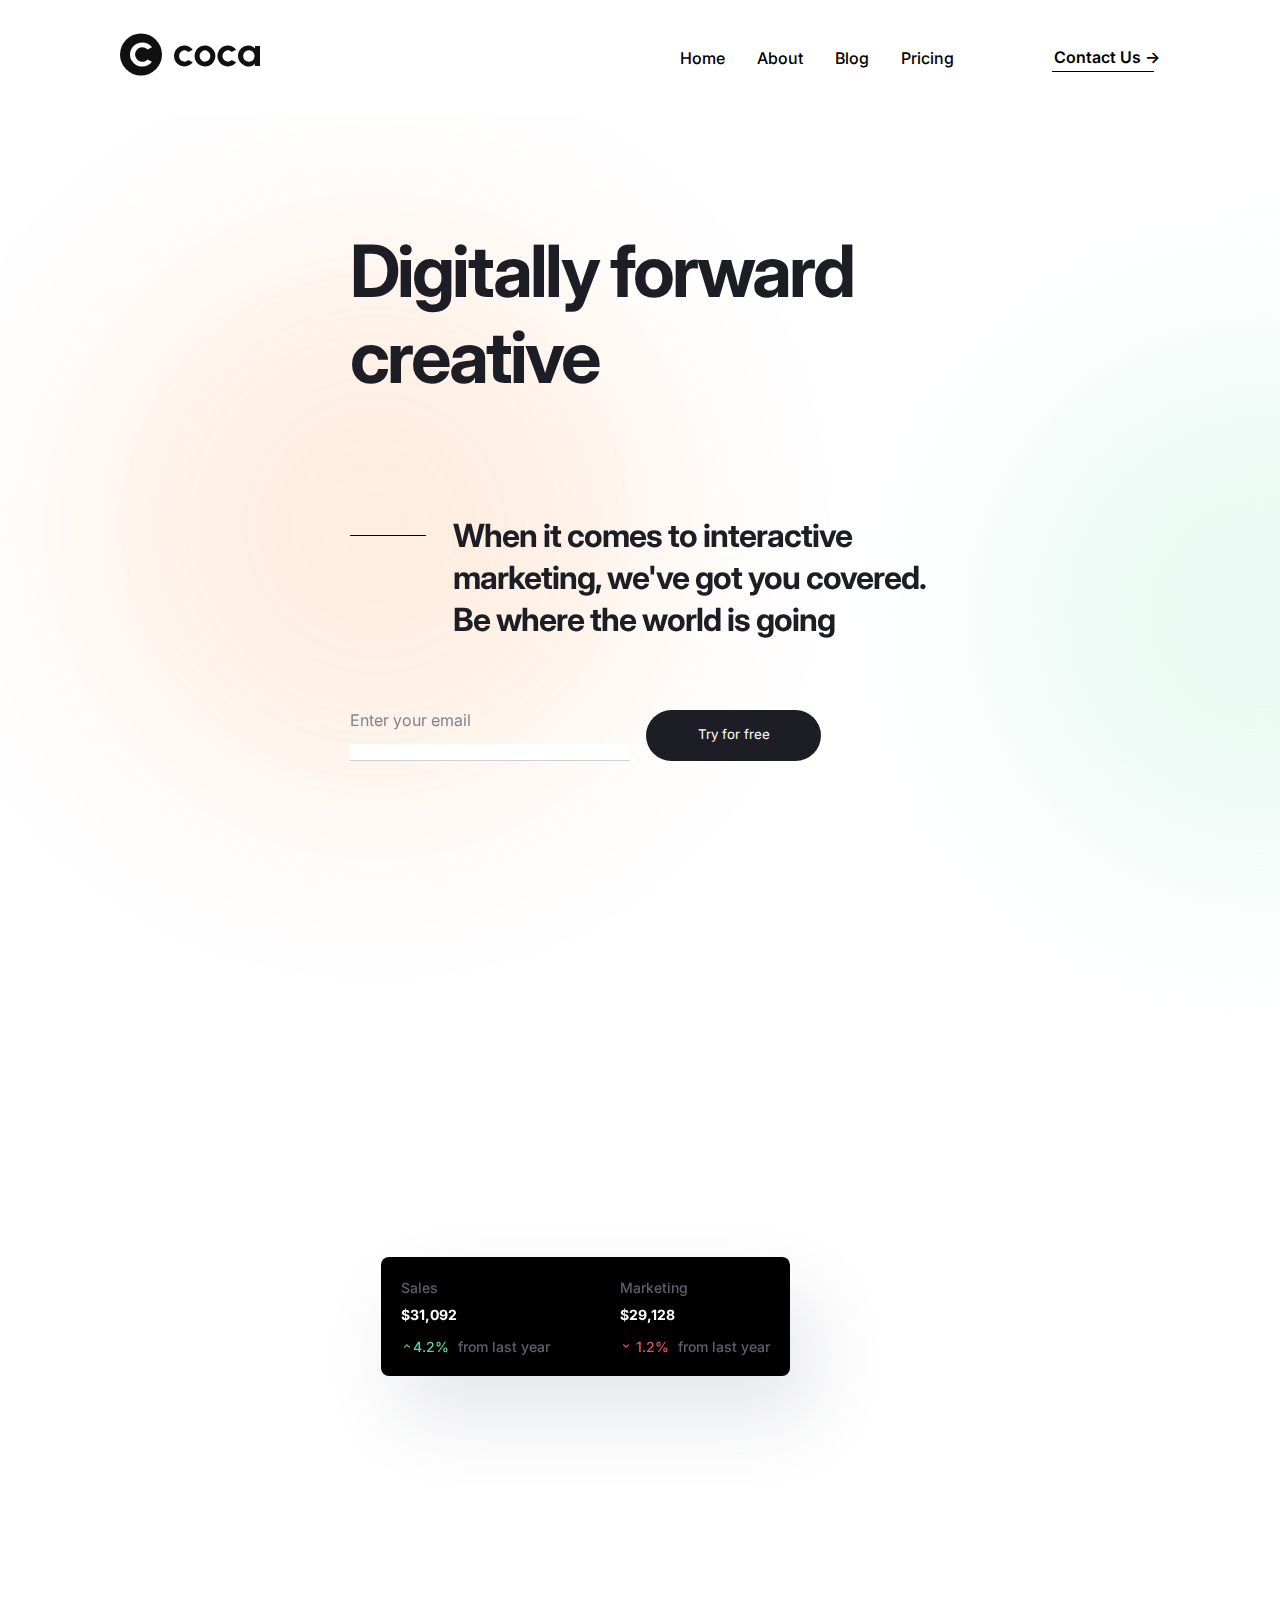
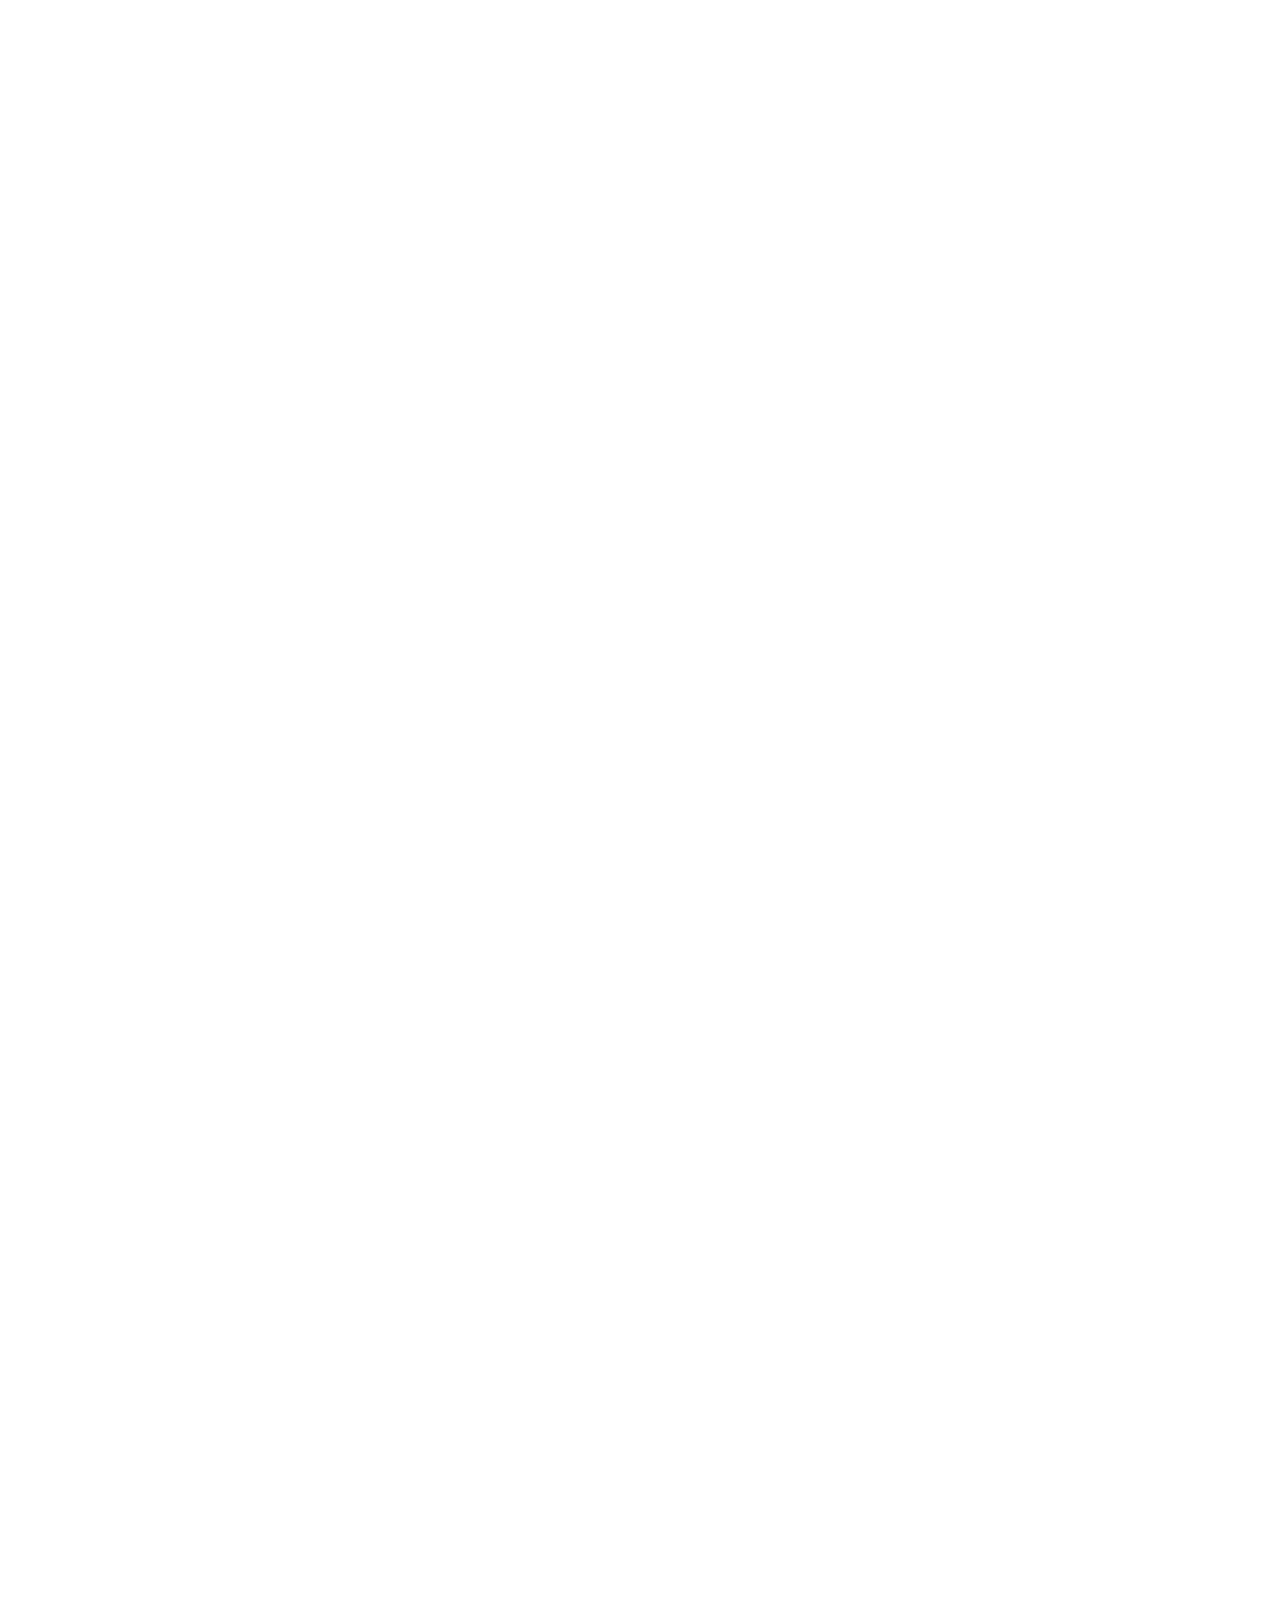
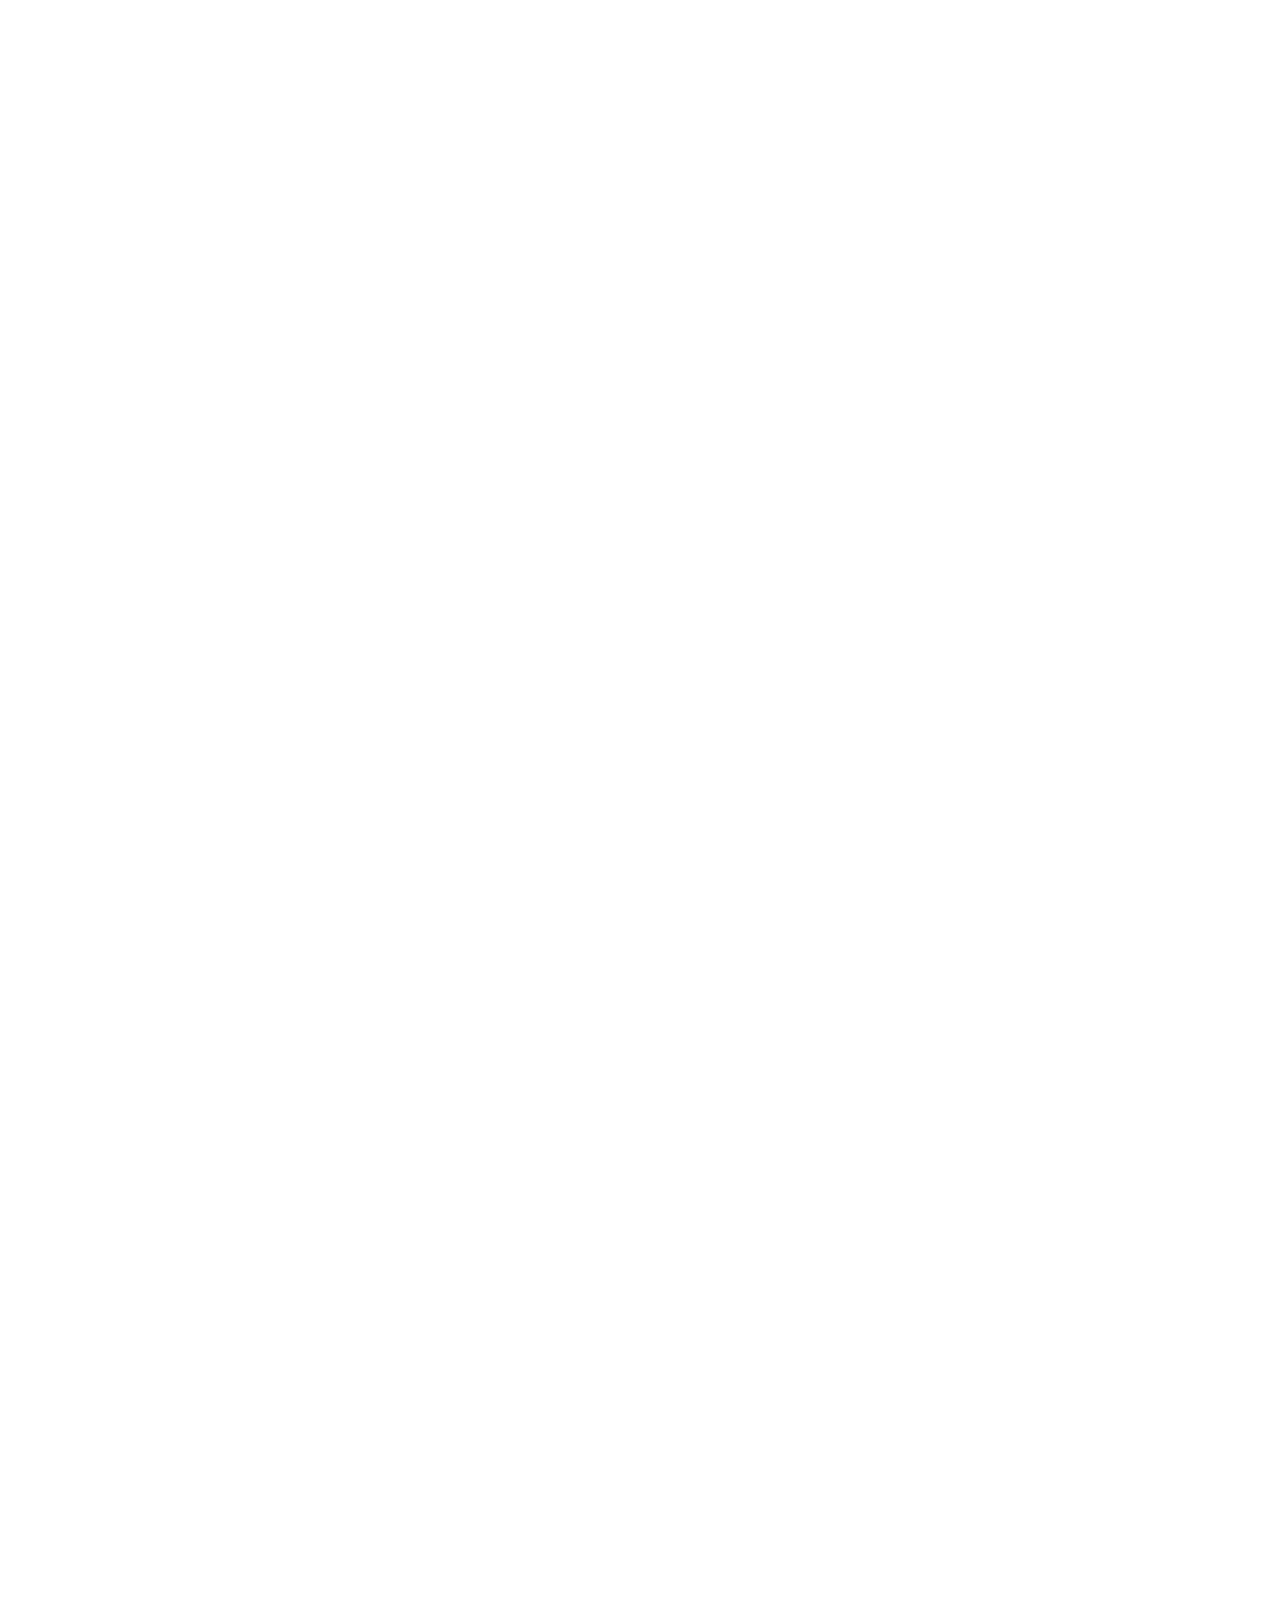
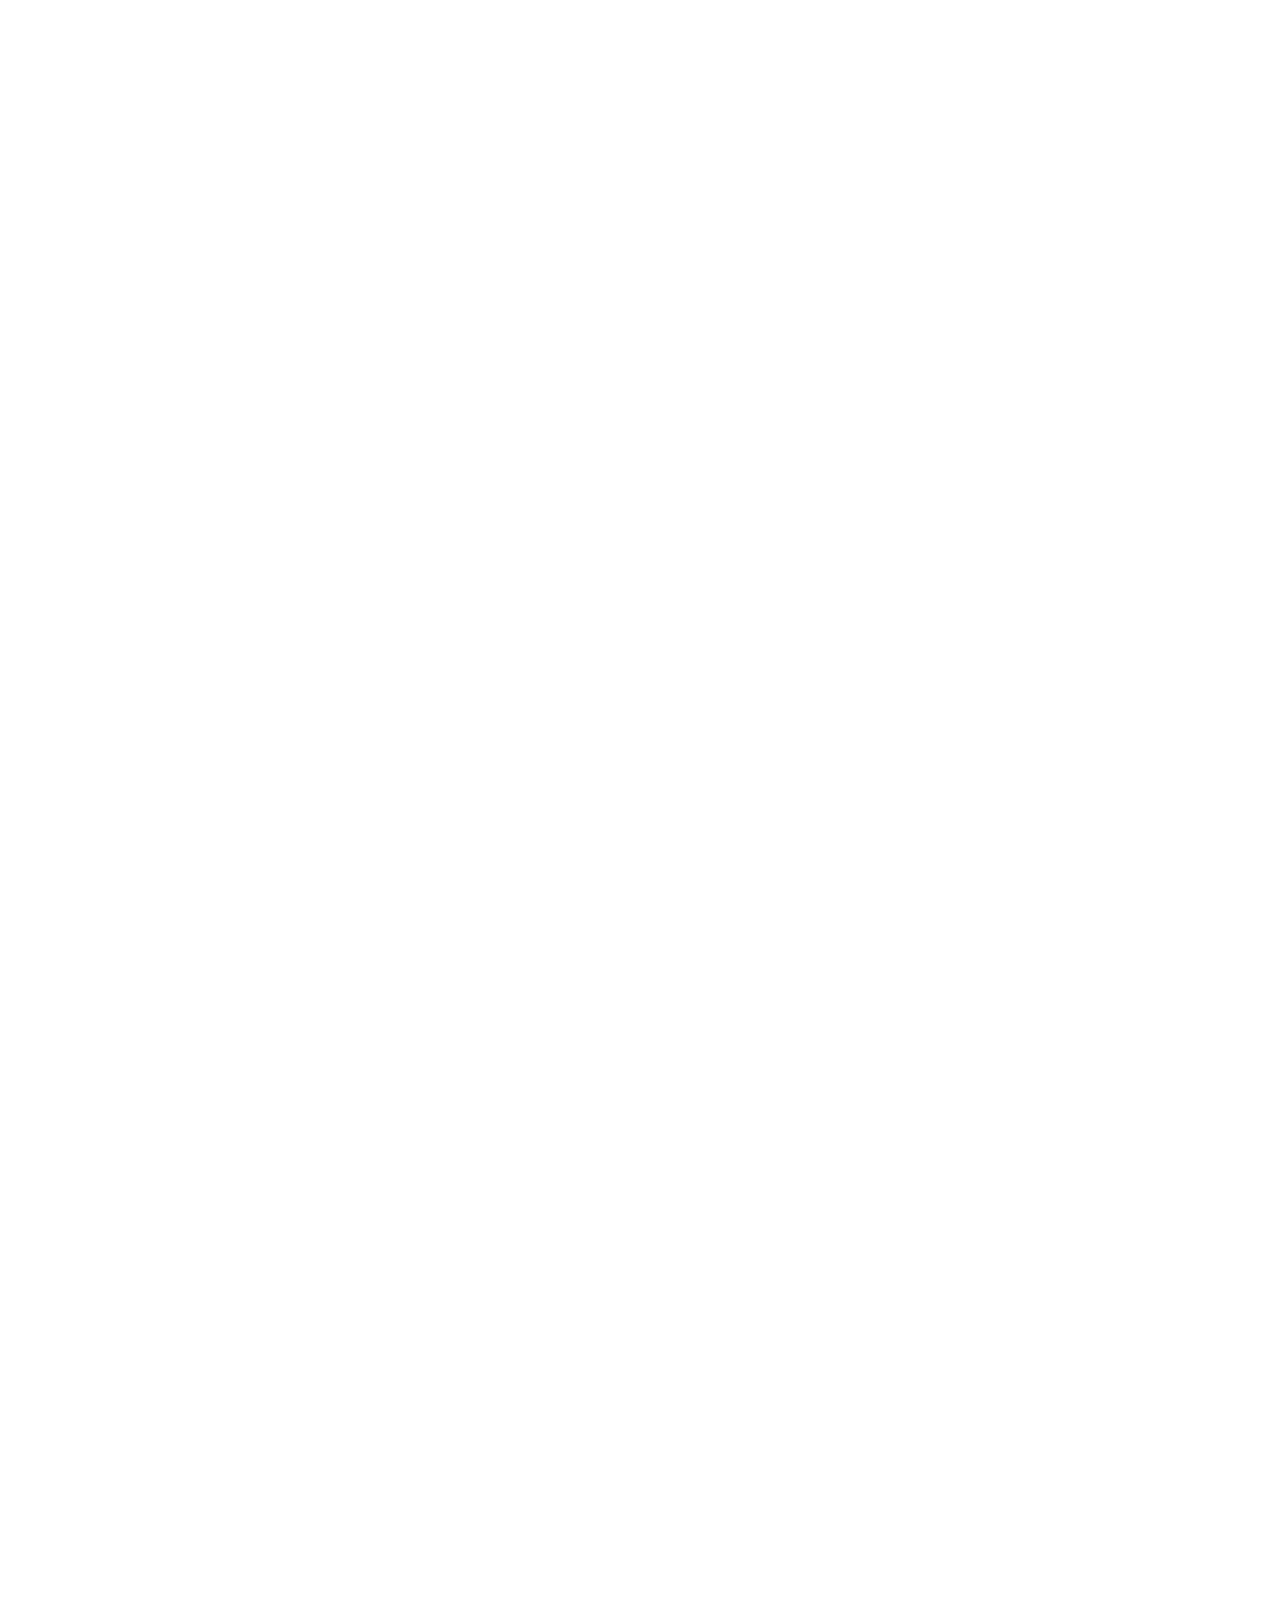
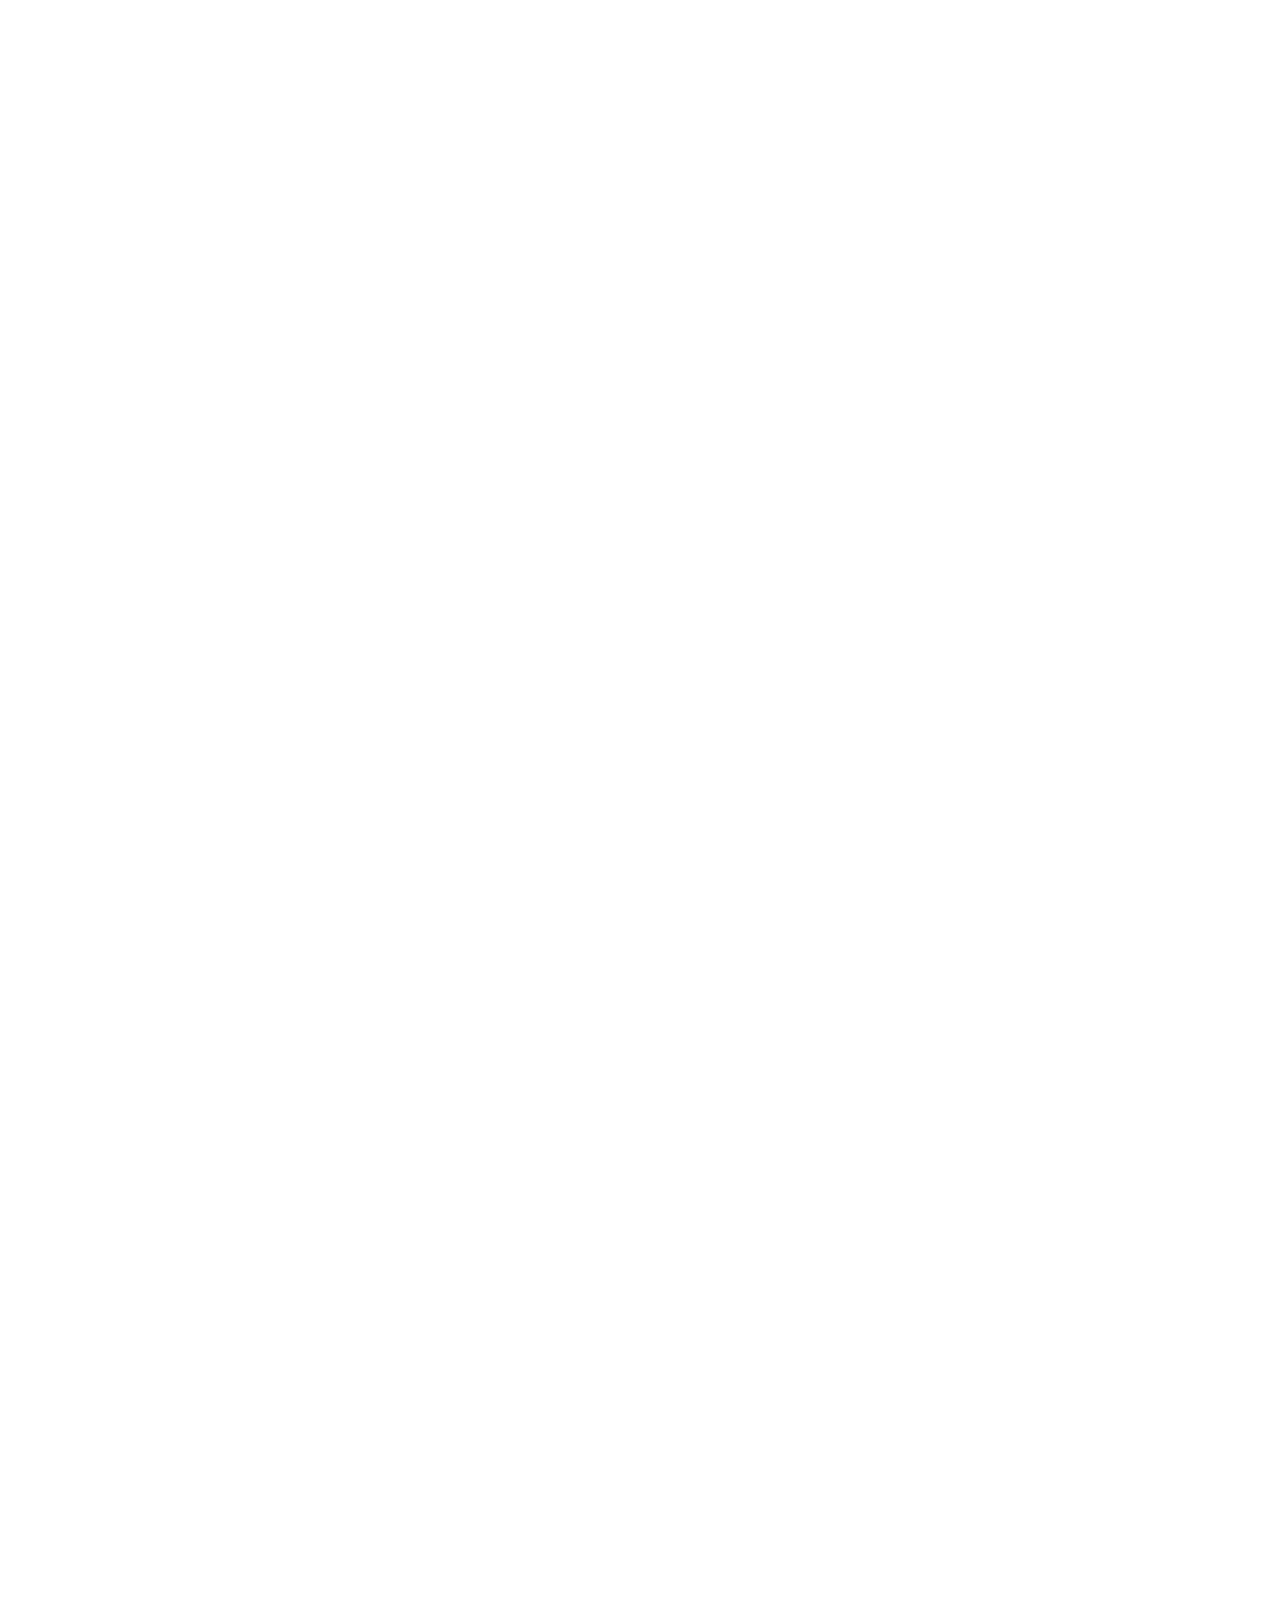
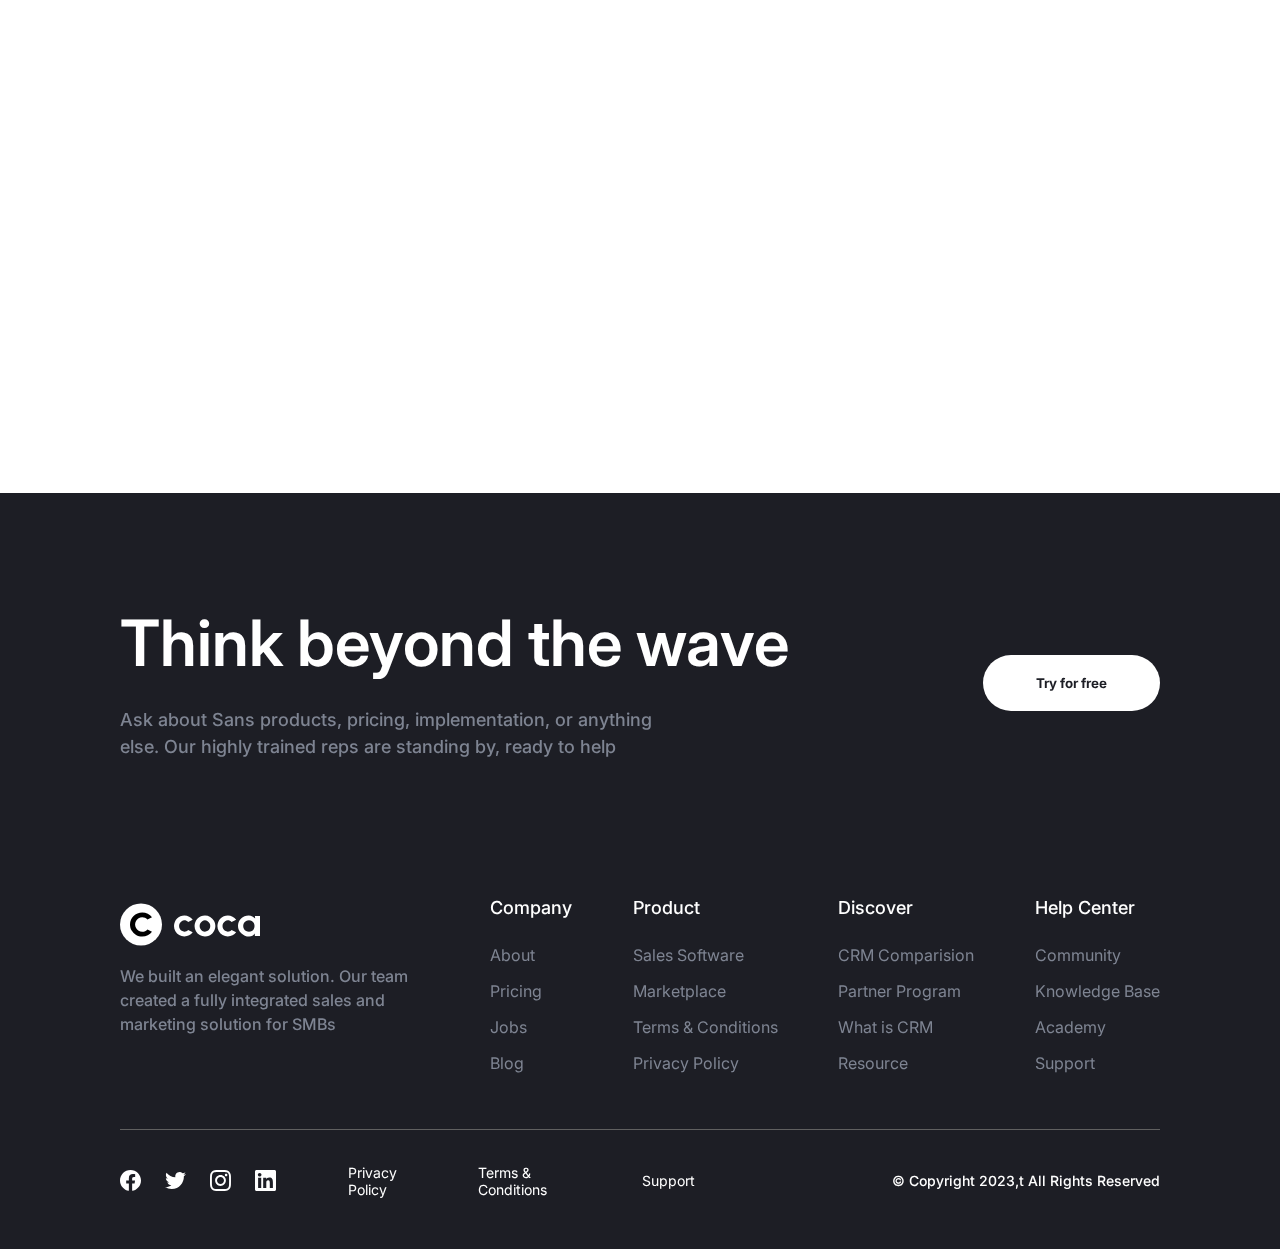
<file: pages/index.html>
<!DOCTYPE html>
<html lang="en">

<head>
	<meta charset="UTF-8">
	<meta name="viewport" content="width=device-width, initial-scale=1.0">
	<link rel="preconnect" href="https://fonts.googleapis.com">
	<link rel="preconnect" href="https://fonts.gstatic.com" crossorigin>
	<link href="https://fonts.googleapis.com/css2?family=Inter&family=Poppins&display=swap" rel="stylesheet">
	<link rel="stylesheet" href="../css/home_styles.css" type="text/css" />
	<title>Coca home</title>
</head>

<body>
	<header>
		<img src="../assets/Logo.svg" alt="logo">
		<div class="navigation">
			<div class="header__line"></div>
			<nav>
				<a href="index.html">Home</a>
				<a href="about.html">About</a>
				<a href="blog.html">Blog</a>
				<a href="pricing.html">Pricing</a>
				<a id="header__contacts" href="contactUs.html">Contact Us -></a>
			</nav>
			<div class="mobile-navigation">
				<div onclick="showMobileContent()" class="mobile-navigation__dropdown"></div>
				<div id="dropdown-mobile" class="mobile-content">
					<a href="index.html">Home</a>
					<a href="about.html">About</a>
					<a href="blog.html">Blog</a>
					<a href="pricing.html">Pricing</a>
					<a href="contactUs.html">Contact Us</a>
				</div>
			</div>
		</div>
	</header>
	<div class="green-background"></div>
	<div class="orange-background"></div>
	<main>
		<div class="digital-forward-creative-wrapper">
			<section class="try-for-free-section">
				<h2>Digitally forward creative</h2>
				<div class="try-for-free-section__text">
					<div class="try-for-free-section__line line"></div>
					<h4>When it comes to interactive marketing, we've got you
						covered.
						Be where the world is going</h4>
				</div>
				<div class="form-container">
					<form>
						<label for="main-email">Enter your email</label>
						<input maxlength="25" type="email" name="main-email" id="main-email">
					</form>
					<button>Try for free</button>
				</div>
			</section>
			<section class="graphic-section">
				<div class="graphic-section__customer-growth">
					<p>Customer Growth</p>
					<div class="customer-growth__month-section">
						<div class="customer-growth__number">10k</div>
						<div class="customer-growth__number">5k</div>
						<div class="customer-growth__number">0</div>
						<div class="customer-growth__main-graf"></div>
						<div class="customer-growth__month">
							<div>Jan</div>
							<div>Feb</div>
							<div>Mar</div>
						</div>
						<div class="customer-growth__solonny">
							<div class="colonny__jan"><img src="../assets/for_home-page/Castomer_Growth/Jan.svg" alt="colonna">
							</div>
							<div class="colonny__feb"><img src="../assets/for_home-page/Castomer_Growth/Feb.svg" alt="colonna">
							</div>
							<div class="colonny__mar"><img src="../assets/for_home-page/Castomer_Growth/Mar.svg" alt="colonna">
							</div>
						</div>
					</div>
				</div>
				<div class="graphic-section__sales-report">
					<p>Sales Report</p>
					<div class="sales-report__legend">
						<div class="legend__my-product">
							<div class="legend-blue"></div>My product
						</div>
						<div class="legend__competior">
							<div class="legend-red"></div>Competitor
						</div>
					</div>
					<div class="sales-report__number-section">
						<div>1k</div>
						<div>800</div>
						<div>600</div>
						<div>400</div>
						<div>200</div>
						<div>0</div>
					</div>
					<div class="sales-report__graf-section">
						<img src="../assets/for_home-page/Sales_Report/Line.svg" alt="line">
						<img src="../assets/for_home-page/Sales_Report/Line.svg" alt="line">
						<img src="../assets/for_home-page/Sales_Report/Line.svg" alt="line">
						<img src="../assets/for_home-page/Sales_Report/Line.svg" alt="line">
						<img src="../assets/for_home-page/Sales_Report/Line.svg" alt="line">
						<img src="../assets/for_home-page/Sales_Report/Line.svg" alt="line">
						<img id="blue-vector" src="../assets/for_home-page/Sales_Report/blue-vector.png" alt="vector">
						<img id="red-vector" src="../assets/for_home-page/Sales_Report/red-vector.png" alt="vector">
						<img id="selector" src="../assets/for_home-page/Sales_Report/Selector.svg" alt="sel">
						<img id="line-big" src="../assets/for_home-page/Sales_Report/Line-big.svg" alt="line-big">
						<div><img id="restangle" src="../assets/for_home-page/Sales_Report/Rectangle.svg" alt="restangle">820
						</div>
					</div>
					<div class="sales-report__month-section">
						<div>May</div>
						<div>Jun</div>
						<div>Jul</div>
						<div>Aug</div>
						<div>Sep</div>
						<div>Oct</div>
					</div>
				</div>
			</section>
		</div>

		<div class="sales-marketing">
			<div class="sales">
				<p>Sales</p>
				<p class="sales-price">$31,092</p>
				<div>
					<p id="sales__price-up"><img src="../assets/for_home-page/Statictic/green-arrow.svg" alt="">4.2%</p>
					<p>from last year</p>
				</div>
			</div>
			<div class="marceting">
				<p>Marketing</p>
				<p class="marceting-price">$29,128</p>
				<div>
					<p id="marceting__price-down"><img src="../assets/for_home-page/Statictic/red-arrow.svg" alt=""> 1.2%
					</p>
					<p>from last year</p>
				</div>
			</div>
		</div>
		<section class="coca-help">
			<div>
				<h3>Coca help our client solve complex customer problems with date that does more.</h3>
				<p>Our platform offers the modern enterprise full control of how date can be access and used with industry
					leading software solutions for identity, activation, and date collaboration</p>
			</div>
			<div><img src="../assets/for_home-page/Black_panel/calendar.svg" alt="calendar">
				<h4>Build your date fundamental</h4>
				<p>Build access to date, develop valuable business insights and drive revenue while maintaining full control
					over access and use of date at all times.</p>
			</div>
			<div><img src="../assets/for_home-page/Black_panel/report-ok.svg" alt="report">
				<h4>Measure more effective</h4>
				<p>Effectively measure people-based campaigns with the freedom to choose from best-of breed partners to
					optimize and drive media innovation.</p>
			</div>
			<div><img src="../assets/for_home-page/Black_panel/report-normal.svg" alt="report">
				<h4>Activate your date</h4>
				<p>Accurately address your specific audiences at scale across any channel, platform, publisher or network
					and safely translate date between identity space to improve results.</p>
			</div>
			<div><img src="../assets/for_home-page/Black_panel/shield.svg" alt="shield">
				<h4>Strengthen consumer privacy</h4>
				<p>Protect your customer date with leading privacy-preserving technologies and advanced techniques to
					minimize date movement while still enabling insight generation.</p>
			</div>
		</section>
		<section class="statictic-section">
			<div class="statictic__image">
				<div class="statictic__graf">
					<div>
						<p>Statictic</p><img id="statictic__more" src="../assets/for_home-page/Statictic/more.svg" alt="more">
					</div>
					<div><img src="../assets/for_home-page/Statictic/statictic_minus.svg" alt="statictic-minus">
						<div>
							<p>Total Income</p>
							<div>$7.020 <div><img src="../assets/for_home-page/Statictic/green-arrow.svg" alt="green-arrow">15%
								</div>
							</div>
							<p>Your Income of this month compared to last month</p>
						</div>
					</div>
					<div><img src="../assets/for_home-page/Statictic/statictic_minus.svg" alt="statictic-plus">
						<div>
							<p>Total Expense</p>
							<div>$2.150 <div><img src="../assets/for_home-page/Statictic/red-arrow.svg" alt="red-arrow">10%
								</div>
							</div>
							<p>Your Expanse of this month compared to last month</p>
						</div>
					</div>
				</div>
			</div>
			<div class="statictic__main-text">
				<h3>Passion to increase company revenue up to 85%</h3>
				<div>
					<p>Automate your sales, marketing and service in one platform. Avoid date leaks and enable consistent
						messaging</p>
					<p><img src="../assets/for_home-page/Statictic/mark.svg" alt="mark">Close more deals with single - page
						contact
						managment</p>
					<p><img src="../assets/for_home-page/Statictic/mark.svg" alt="mark">Enjoy one-click calling, call scripts
						and
						voicemail automation</p>
					<p><img src="../assets/for_home-page/Statictic/mark.svg" alt="mark">Take stages and milestones of your
						deals
						to
						keep the sales process an track</p>
				</div>
			</div>
		</section>
		<section class="servises-section">
			<div class="servises-section__stat">
				<div>
					<p>17k</p>
					<p>happy customers on worldwide</p>
				</div>
				<div class="servises-section__line"></div>
				<div>
					<p>15+</p>
					<p>Hours of work experience</p>
				</div>
				<div class="servises-section__line"></div>
				<div>
					<p>50+</p>
					<p>Creativity & passionate members</p>
				</div>
				<div class="servises-section__line"></div>
				<div>
					<p>100+</p>
					<p>Integrations lorem ipsum integrations</p>
				</div>
			</div>
			<img src="../assets/for_home-page/home-image.png" alt="home-image">
			<div class="servises-section__text">
				<h3>Lift your business to new heights with our digital marketing services</h3>
				<p>To build software that gives customer facing teams in small and medium-sized businesses the ability to
					create rewarding and long-lasting relationships with customers</p>
			</div>
		</section>
		<section class="big-companion-section">
			<div class="big-companion-section__text">
				<h3>890+</h3>
				<p>some big companies that we work with, and trust us very much</p>
			</div>
			<div class="big-companion-section__logos">
				<div><img src="../assets/big_companies/Airbnb-Logo.svg" alt="Airbnb"></div>
				<div><img src="../assets/big_companies/Amazon-Logo.svg" alt="Amazon"></div>
				<div><img src="../assets/big_companies/FedEx-Logo.svg" alt="FedEx"></div>
				<div><img src="../assets/big_companies/Microsoft-Logo.svg" alt="Microsoft"></div>
				<div><img src="../assets/big_companies/Google-Logo.svg" alt="Google"></div>
				<div><img src="../assets/big_companies/OLA-logo.svg" alt="OLA"></div>
				<div><img src="../assets/big_companies/Walmart-Logo.svg" alt="Walmart"></div>
				<div><img src="../assets/big_companies/OYO-Logo.svg" alt="OLA"></div>
			</div>
		</section>
		<section class="trening-news-section">
			<div>
				<h3>Trending news from Coca</h3>
				<p>we have some new Service to pamper you</p>
			</div>
			<div>
				<div><img src="../assets/for_home-page/Trending_news_from_Coca/image-one.png" alt="">
					<div>
						<p>Published in Insight Jan 30, 2021</p>
						<p>by : Albert Sans</p>
					</div>
					<h4>What makes an authentic employee profile, and why does it matter ?</h4>
				</div>
				<div>
					<img src="../assets/for_home-page/Trending_news_from_Coca/image-two.png" alt="">
					<div>
						<p>Published in Insight Jan 30, 2021</p>
						<p>by : Albert Sans</p>
					</div>
					<h4>How to build a Kaylen relationship with a good company</h4>
				</div>
			</div>
		</section>
		<section class="comment-section">
			<div class="comment-section__text">
				<h3>What our customer are saying</h3>
				<p>We are trusted numerous companies from different business to meet their needs</p>
			</div>
			<div class="comment-section__comment">
				<div>
					<img src="../assets/for_home-page/What_our_customer_are_saying/Start.svg" alt="star">
					<img src="../assets/for_home-page/What_our_customer_are_saying/Start.svg" alt="star">
					<img src="../assets/for_home-page/What_our_customer_are_saying/Start.svg" alt="star">
					<img src="../assets/for_home-page/What_our_customer_are_saying/Start.svg" alt="star">
					<img src="../assets/for_home-page/What_our_customer_are_saying/Start.svg" alt="star">
				</div>
				<div>“With Agency the results are very satisfying. wrapped with Hight quality and innovative design that
					makes
					a surge of visitors on my website”</div>
				<div><img src="../assets/for_home-page/What_our_customer_are_saying/avatar.svg" alt="avatar">
					<p>Renee Wells</p>
					<p>Product Designer, Quotient</p>
				</div>
			</div>
		</section>
	</main>
	<footer>
		<div class="footer__text">
			<div>
				<p>Think beyond the wave</p>
				<p>Ask about Sans products, pricing, implementation, or anything else. Our highly trained reps are
					standing by, ready to help</p>
			</div>
			<button id="footer_button">Try for free</button>
		</div>
		<div>
			<div class="footer__logo">
				<img src="../assets/Logo_for_footer.svg" alt="logo">
				<p>We built an elegant solution. Our team created a fully integrated sales and marketing solution for
					SMBs</p>
			</div>
			<div class="footer__links">
				<div>
					<p>Company</p>
					<a href="">About</a>
					<a href="">Pricing</a>
					<a href="">Jobs</a>
					<a href="">Blog</a>
				</div>
				<div>
					<p>Product</p>
					<a href="">Sales Software</a>
					<a href="">Marketplace</a>
					<a href="">Terms & Conditions</a>
					<a href="">Privacy Policy</a>
				</div>
				<div>
					<p>Discover</p>
					<a href="">CRM Comparision</a>
					<a href="">Partner Program</a>
					<a href="">What is CRM</a>
					<a href="">Resource</a>
				</div>
				<div>
					<p>Help Center</p>
					<a href="">Community</a>
					<a href="">Knowledge Base</a>
					<a href="">Academy</a>
					<a href="">Support</a>
				</div>
			</div>
		</div>
		<div class="footer__line"></div>
		<div class="footer__other">
			<div>
				<div>
					<img src="../assets/Social_icons(for_footer)/fasebook.svg" alt="fasebook">
					<img src="../assets/Social_icons(for_footer)/twitter.svg" alt="twitter">
					<img src="../assets/Social_icons(for_footer)/instagram.svg" alt="instagram">
					<img src="../assets/Social_icons(for_footer)/in.svg" alt="in">
				</div>
				<div>
					<a href="">Privacy Policy</a>
					<a href="">Terms & Conditions</a>
					<a href="">Support</a>
				</div>
			</div>
			<p>© Copyright 2023,t All Rights Reserved</p>
		</div>
	</footer>
	<script src="../scripts/animation.js"></script>
	<script src="../scripts/scriptForHeader-mobile.js"></script>
</body>

</html>
</file>
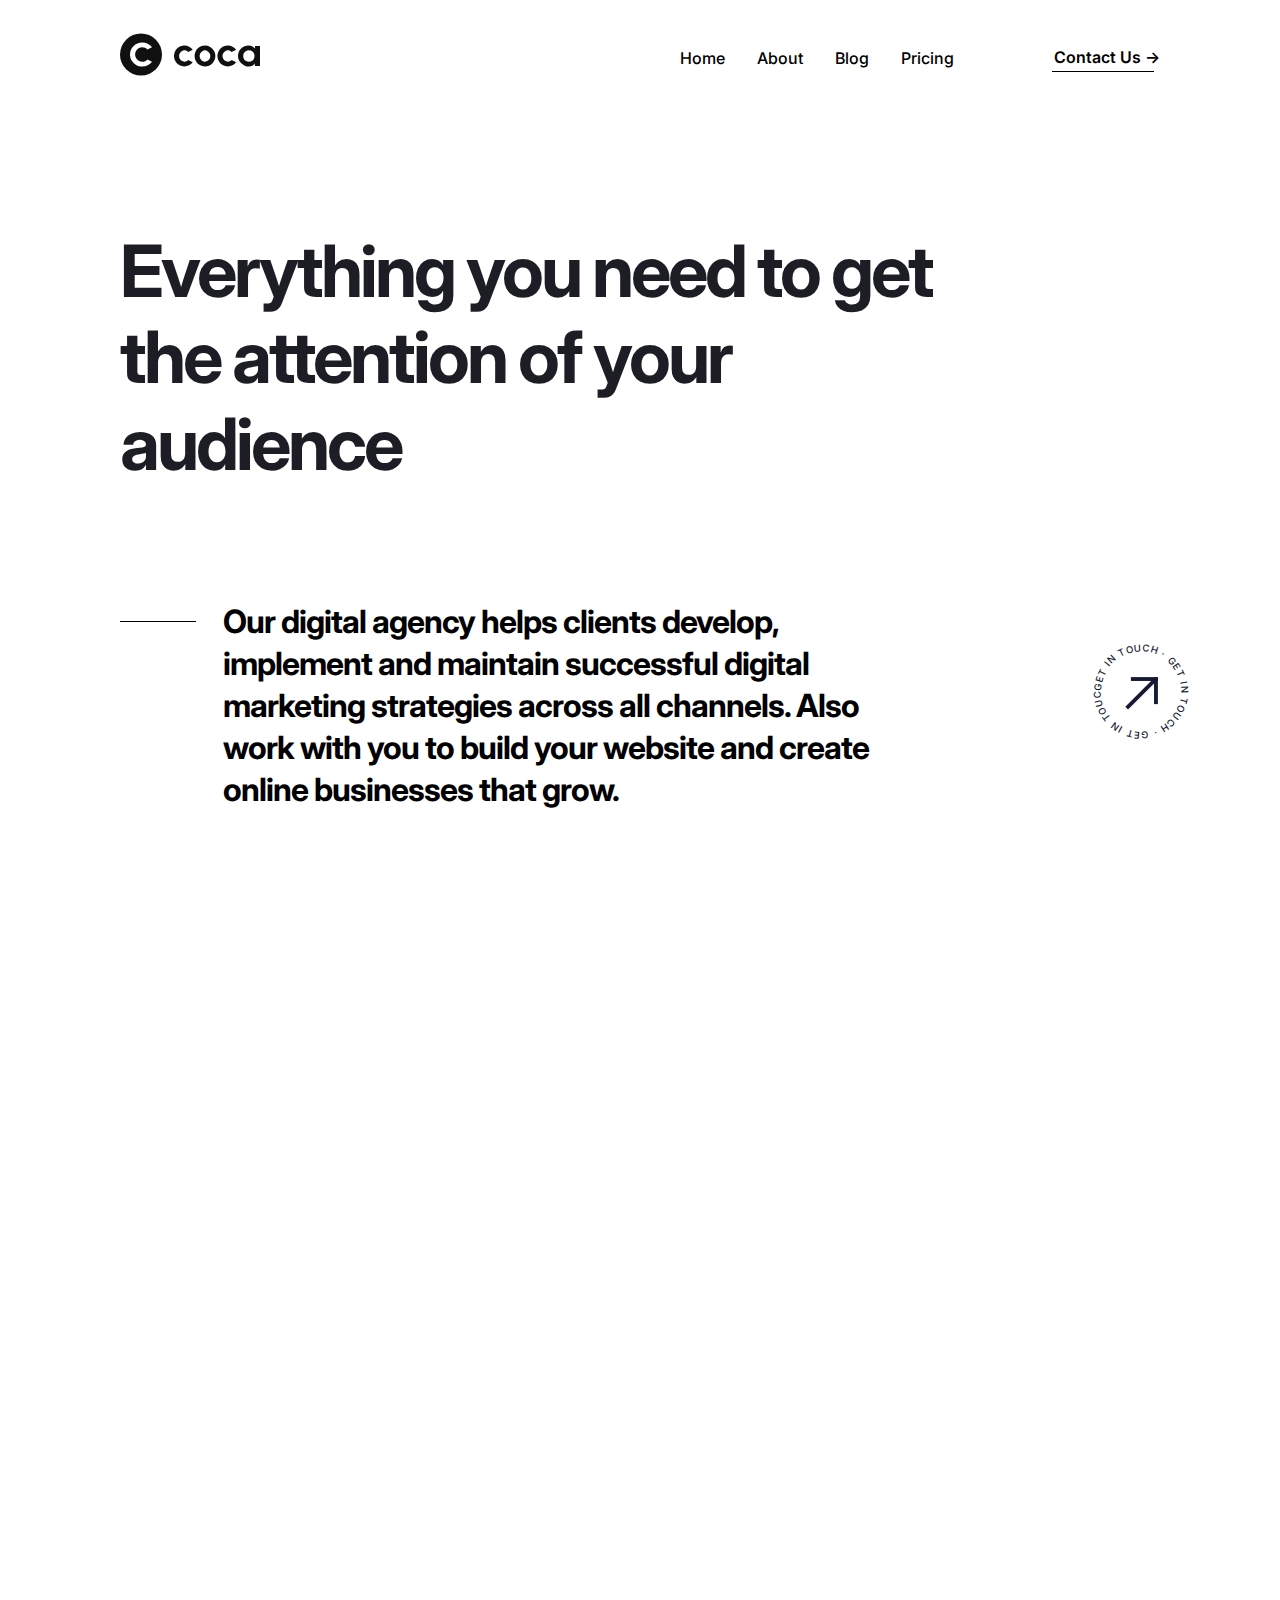
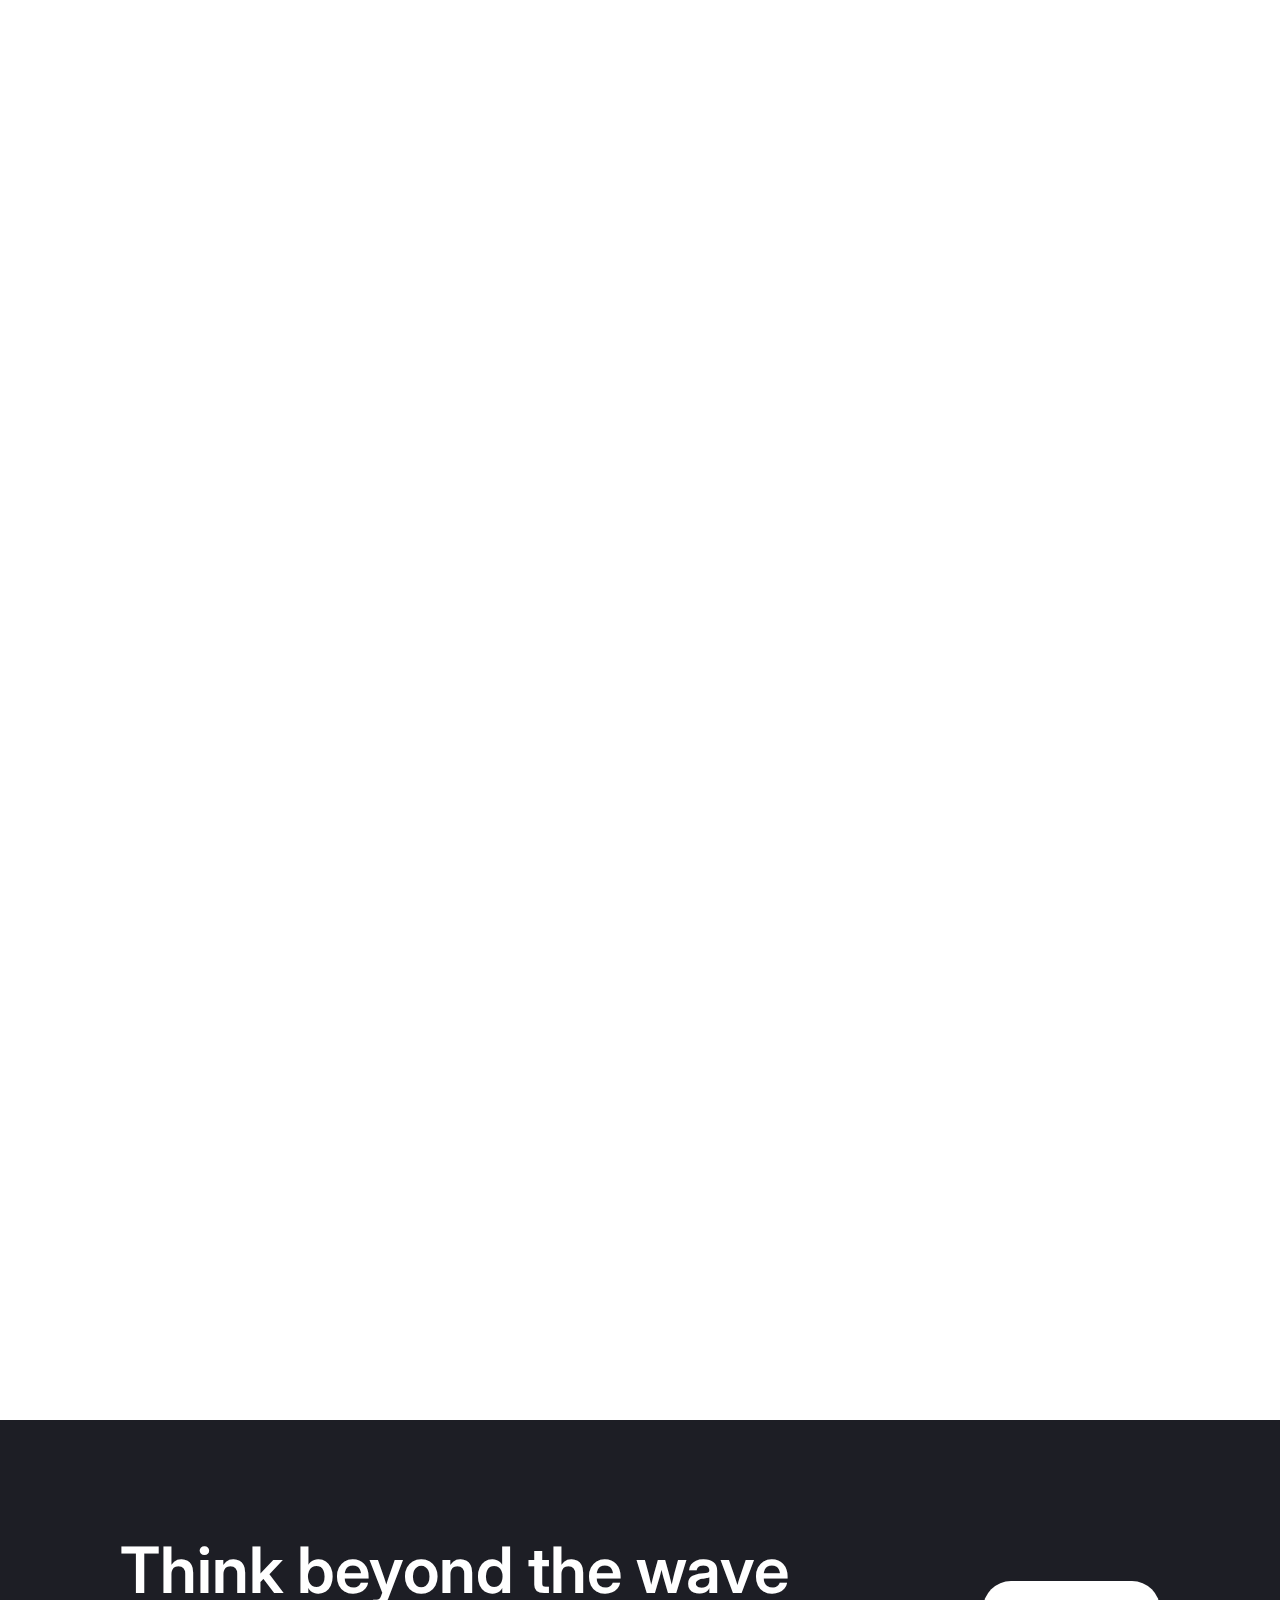
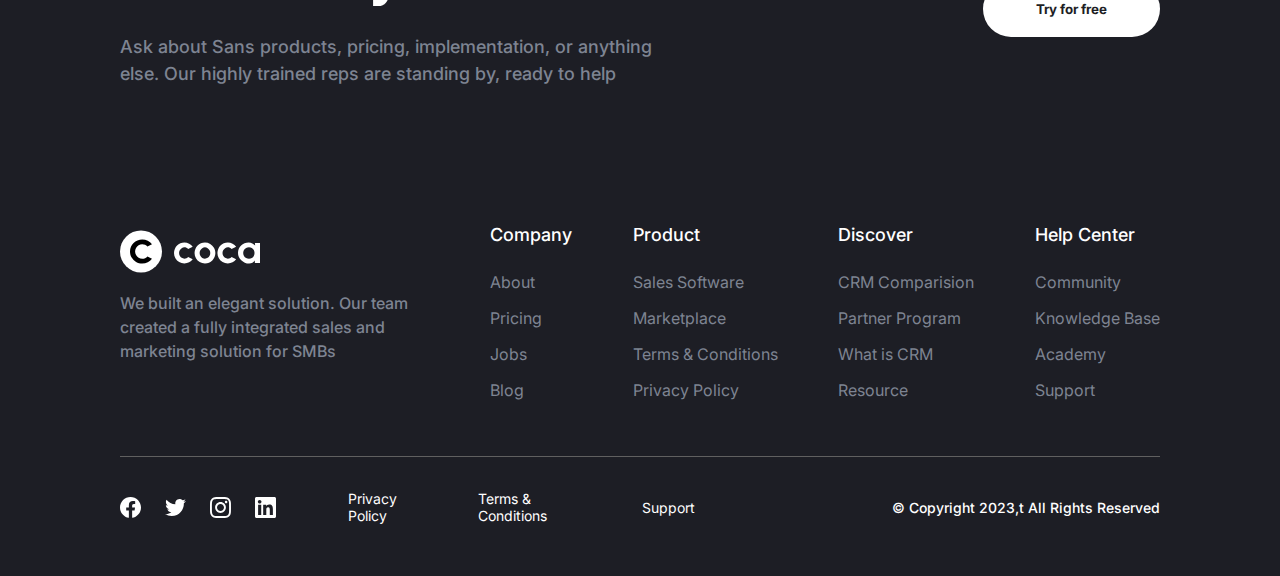
<file: docs/about.html>
<!DOCTYPE html>
<html lang="en">

<head>
	<meta charset="UTF-8">
	<meta name="viewport" content="width=device-width, initial-scale=1.0">
	<link rel="preconnect" href="https://fonts.googleapis.com">
	<link rel="preconnect" href="https://fonts.gstatic.com" crossorigin>
	<link href="https://fonts.googleapis.com/css2?family=Inter&family=Poppins&display=swap" rel="stylesheet">
	<link rel="stylesheet" href="../css/about_styles.css" type="text/css" />
	<title>Coca about us</title>
</head>

<body>
	<header>
		<img src="../assets/Logo.svg" alt="logo">
		<div class="navigation">
			<div class="header__line"></div>
			<nav>
				<a href="index.html">Home</a>
				<a href="about.html">About</a>
				<a href="blog.html">Blog</a>
				<a href="pricing.html">Pricing</a>
				<a id="header__contacts" href="contactUs.html">Contact Us -></a>
			</nav>
			<div class="mobile-navigation">
				<div onclick="showMobileContent()" class="mobile-navigation__dropdown"></div>
				<div id="dropdown-mobile" class="mobile-content">
					<a href="index.html">Home</a>
					<a href="about.html">About</a>
					<a href="blog.html">Blog</a>
					<a href="pricing.html">Pricing</a>
					<a href="contactUs.html">Contact Us</a>
				</div>
			</div>
		</div>

	</header>
	<main>
		<section class="main-text-section">
			<h2>Everything you need to get the attention of your audience</h2>
			<div>
				<div class="line"></div>
				<h4>Our digital agency helps clients develop, implement and maintain successful digital marketing
					strategies across all channels. Also work with you to build your website and create online businesses
					that grow.</h4>
				<div>
					<img src="../assets/for_about-page/arrow.svg" alt="arrow">
					<svg class="main-text-section__circle" viewBox="0 0 150 150">
						<path id="circle" d="M 0,50 a 50,50 0 1,1 0,1 z" />
						<text>
							<textPath xlink:href="#circle">
								GET IN TOUCH · GET IN TOUCH · GET IN TOUCH ·
							</textPath>
						</text>
					</svg>
				</div>
			</div>
		</section>
		<section class="image-section">
			<img src="../assets/for_about-page/image-one.png" alt="image">
			<div>
				<img src="../assets/for_about-page/image-two.png" alt="image">
				<h4>What we believe in</h4>
				<p>Over the years at Sans, we’ve put a lot of thought into what it is that makes us who we are. The
					qualities that unite us, that make us such an effective team, and...</p>
				<button>See Details -></button>
			</div>
		</section>
		<section class="team-of-creators-section">
			<h3>Meet our team of creators, designers, and world-class problem solvers</h3>
			<p>To become the company that customers want, it takes a group of passionate people. Get to know the people who
				lead</p>
			<div>
				<div class="team-of-creators-section__person">
					<img src="../assets/for_about-page/avatar_Arlyne-Stefano.png" alt="avatar">
					<div>Arlyne Stefano</div>
					<div class="team-of-creators-section__links">
						<a href=""><img src="../assets/Social_icons/twitter.svg" alt="twitter"></a>
						<a href=""><img src="../assets/Social_icons/in.svg" alt="in"></a>
						<a href=""><img src="../assets/Social_icons/instagram.svg" alt="instagram"></a>
					</div>
					<p>Founder & CEO</p>
				</div>
				<div class="team-of-creators-section__person">
					<img src="../assets/for_about-page/avatar_Katy-Cristy.png" alt="avatar">
					<div>Katy Cristy</div>
					<div class="team-of-creators-section__links">
						<a href=""><img src="../assets/Social_icons/twitter.svg" alt="twitter"></a>
						<a href=""><img src="../assets/Social_icons/in.svg" alt="in"></a>
						<a href=""><img src="../assets/Social_icons/instagram.svg" alt="instagram"></a>
					</div>
					<p>Chief Technology Officer</p>
				</div>
				<div class="team-of-creators-section__person">
					<img src="../assets/for_about-page/avatar_Roger-Dzawin.png" alt="avatar">
					<div>Roger Dzawin</div>
					<div class="team-of-creators-section__links">
						<a href=""><img src="../assets/Social_icons/twitter.svg" alt="twitter"></a>
						<a href=""><img src="../assets/Social_icons/in.svg" alt="in"></a>
						<a href=""><img src="../assets/Social_icons/instagram.svg" alt="instagram"></a>
					</div>
					<p>Chief Technology Officer</p>
				</div>
			</div>
			<div>
				<h3>Join our team, The one with the master touch</h3>
				<div>
					<p>We believe it takes great people to make a great product. That’s why we hire not only the perfect
						professional fits, but people who embody our company values. </p>
					<a href="">See Open Position -></a>
				</div>
			</div>
		</section>
	</main>
	<footer>
		<div class="footer__text">
			<div>
				<p>Think beyond the wave</p>
				<p>Ask about Sans products, pricing, implementation, or anything else. Our highly trained reps are
					standing by, ready to help</p>
			</div>
			<button id="footer_button">Try for free</button>
		</div>
		<div>
			<div class="footer__logo">
				<img src="../assets/Logo_for_footer.svg" alt="logo">
				<p>We built an elegant solution. Our team created a fully integrated sales and marketing solution for
					SMBs</p>
			</div>
			<div class="footer__links">
				<div>
					<p>Company</p>
					<a href="">About</a>
					<a href="">Pricing</a>
					<a href="">Jobs</a>
					<a href="">Blog</a>
				</div>
				<div>
					<p>Product</p>
					<a href="">Sales Software</a>
					<a href="">Marketplace</a>
					<a href="">Terms & Conditions</a>
					<a href="">Privacy Policy</a>
				</div>
				<div>
					<p>Discover</p>
					<a href="">CRM Comparision</a>
					<a href="">Partner Program</a>
					<a href="">What is CRM</a>
					<a href="">Resource</a>
				</div>
				<div>
					<p>Help Center</p>
					<a href="">Community</a>
					<a href="">Knowledge Base</a>
					<a href="">Academy</a>
					<a href="">Support</a>
				</div>
			</div>
		</div>
		<div class="footer__line"></div>
		<div class="footer__other">
			<div>
				<div>
					<img src="../assets/Social_icons(for_footer)/fasebook.svg" alt="fasebook">
					<img src="../assets/Social_icons(for_footer)/twitter.svg" alt="twitter">
					<img src="../assets/Social_icons(for_footer)/instagram.svg" alt="instagram">
					<img src="../assets/Social_icons(for_footer)/in.svg" alt="in">
				</div>
				<div>
					<a href="">Privacy Policy</a>
					<a href="">Terms & Conditions</a>
					<a href="">Support</a>
				</div>
			</div>
			<p>© Copyright 2023,t All Rights Reserved</p>
		</div>
	</footer>
	<script src="../scripts/animation.js"></script>
	<script src="../scripts/scriptForHeader-mobile.js"></script>
</body>

</html>
</file>
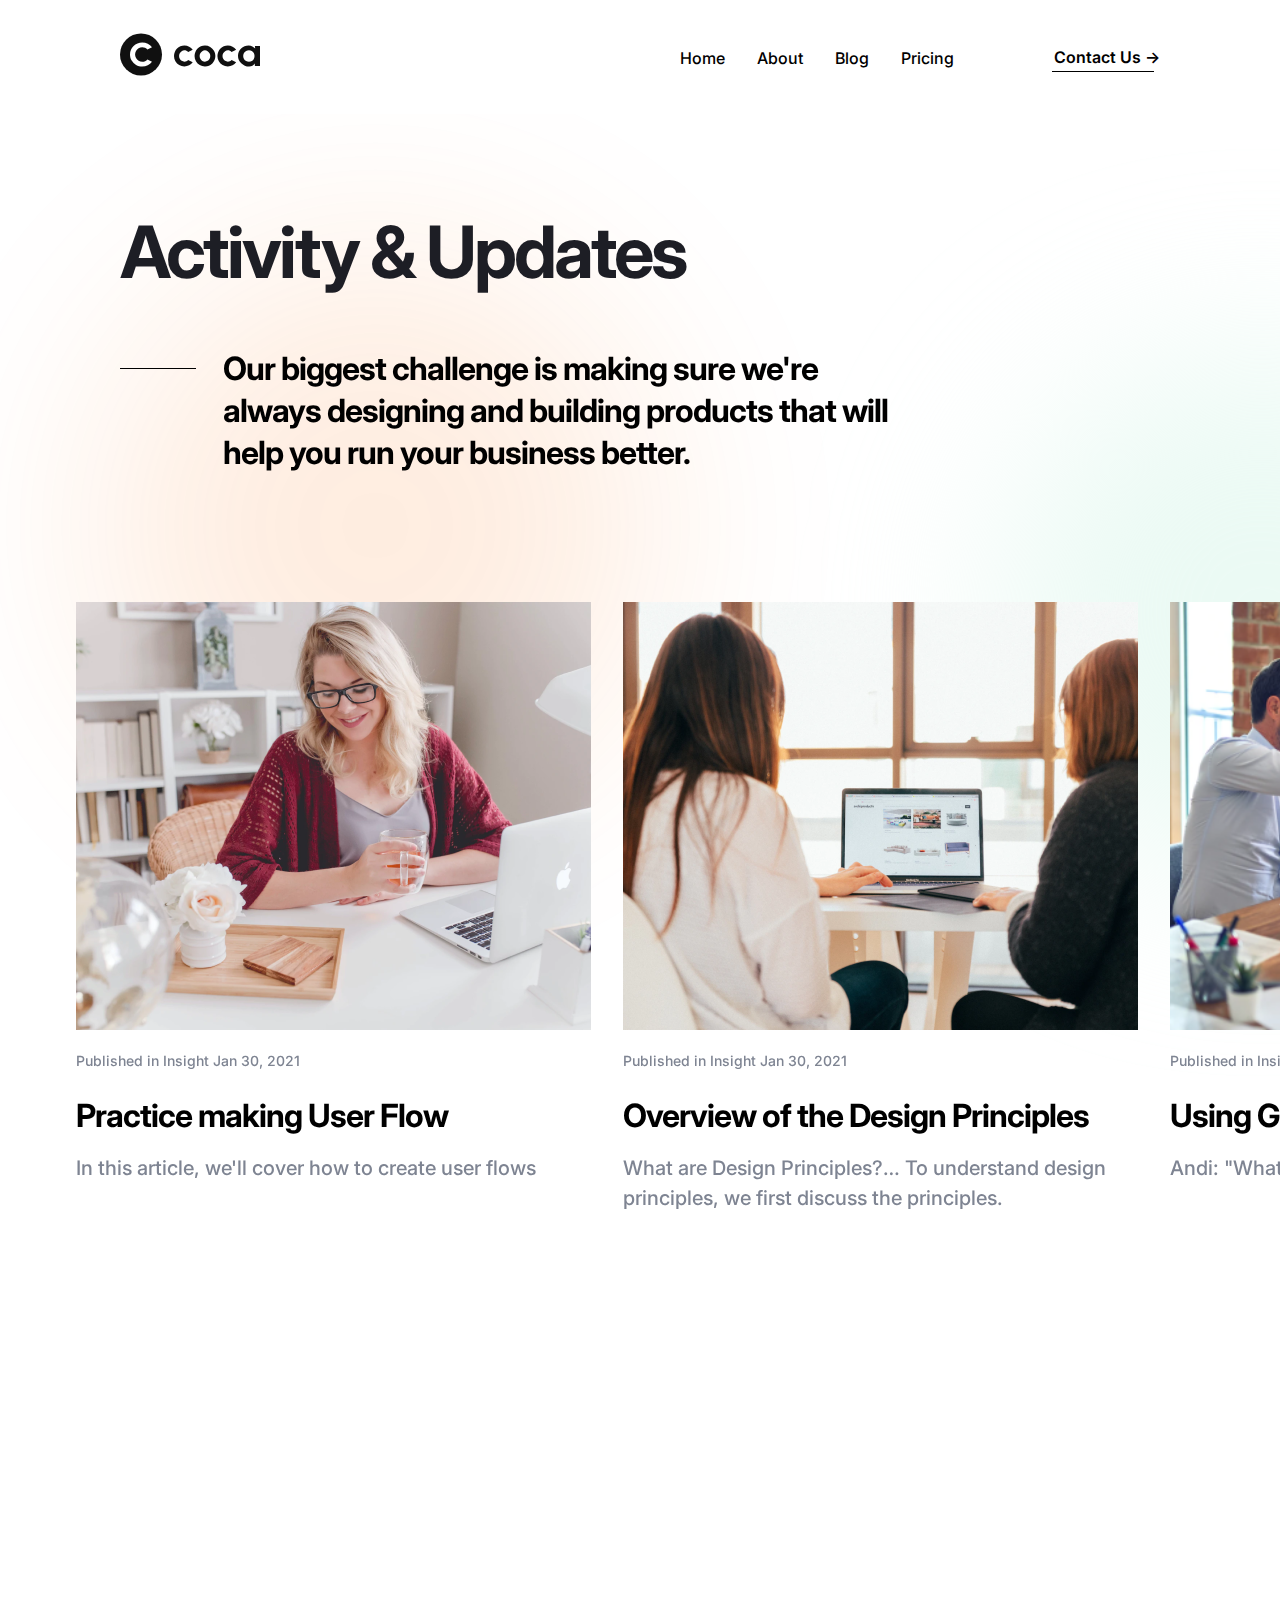
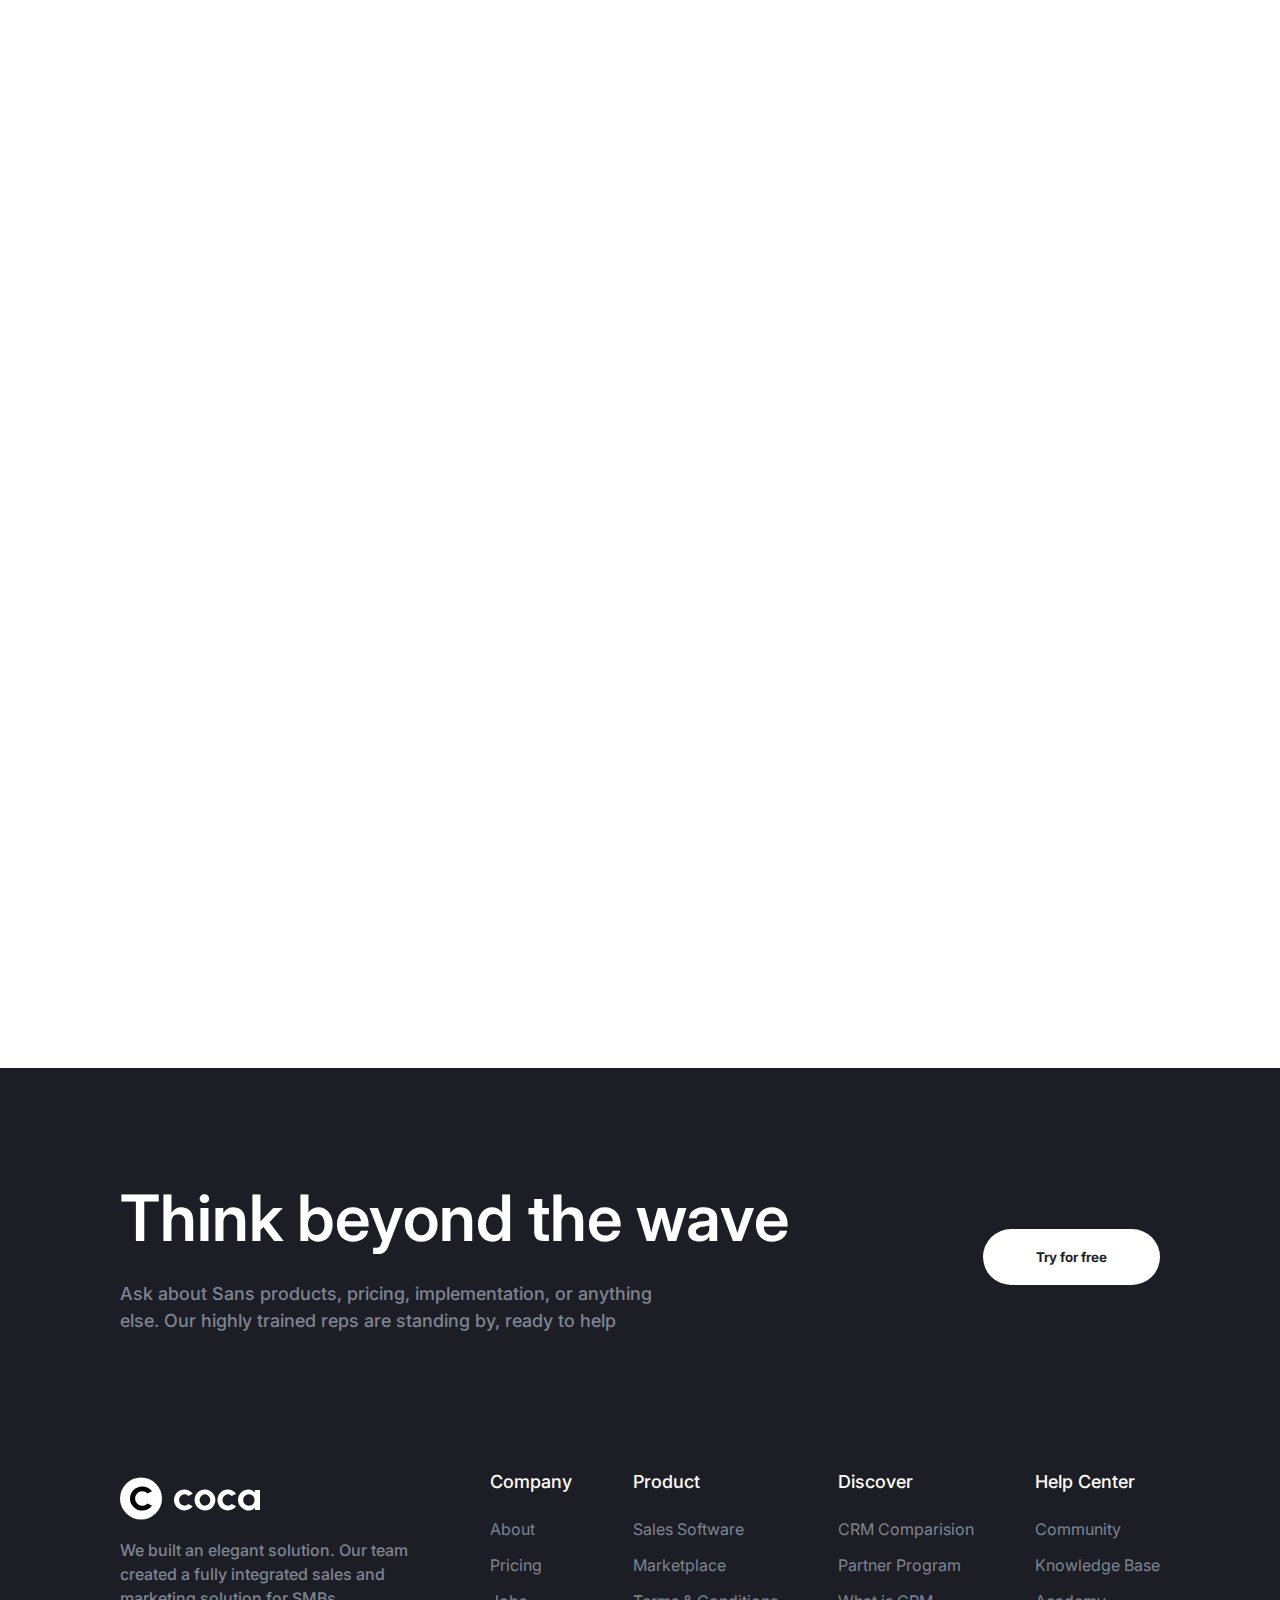
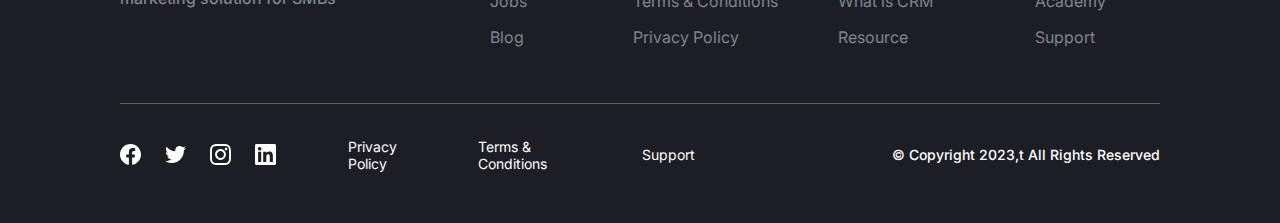
<file: docs/blog.html>
<!DOCTYPE html>
<html lang="en">

<head>
	<meta charset="UTF-8">
	<meta name="viewport" content="width=device-width, initial-scale=1.0">
	<link rel="preconnect" href="https://fonts.googleapis.com">
	<link rel="preconnect" href="https://fonts.gstatic.com" crossorigin>
	<link href="https://fonts.googleapis.com/css2?family=Inter&family=Poppins&display=swap" rel="stylesheet">
	<link rel="stylesheet" href="../css/blog_styles.css" type="text/css" />
	<title>Coca blog</title>
</head>

<body>
	<header>
		<img src="../assets/Logo.svg" alt="logo">
		<div class="navigation">
			<div class="header__line"></div>
			<nav>
				<a href="index.html">Home</a>
				<a href="about.html">About</a>
				<a href="blog.html">Blog</a>
				<a href="pricing.html">Pricing</a>
				<a id="header__contacts" href="contactUs.html">Contact Us -></a>
			</nav>
			<div class="mobile-navigation">
				<div onclick="showMobileContent()" class="mobile-navigation__dropdown"></div>
				<div id="dropdown-mobile" class="mobile-content">
					<a href="index.html">Home</a>
					<a href="about.html">About</a>
					<a href="blog.html">Blog</a>
					<a href="pricing.html">Pricing</a>
					<a href="contactUs.html">Contact Us</a>
				</div>
			</div>
		</div>
	</header>
	<div class="green-background"></div>
	<div class="orange-background"></div>
	<main>
		<section class="main-text-section">
			<h2>Activity & Updates</h2>
			<div>
				<div class="line"></div>
				<h4>Our biggest challenge is making sure we're always designing and building products that will help you run
					your business better.</h4>
			</div>
		</section>
		<section class="publications-section">
			<div>
				<div>
					<a href=""><img src="../assets/for_blog-page/Image-one.png" alt="image"></a>
					<p>Published in Insight Jan 30, 2021</p>
				</div>
				<h4>Practice making User Flow</h4>
				<p>In this article, we'll cover how to create user flows</p>
			</div>
			<div>
				<div>
					<a href=""><img src="../assets/for_blog-page/Image-two.png" alt="image"></a>
					<p>Published in Insight Jan 30, 2021</p>
				</div>
				<h4>Overview of the Design Principles</h4>
				<p>What are Design Principles?… To understand design principles, we first discuss the principles. </p>
			</div>
			<div>
				<div>
					<a href=""><img src="../assets/for_blog-page/Image-three.png" alt="image"></a>
					<p>Published in Insight Jan 30, 2021</p>
				</div>
				<h4>Using Grid in website design</h4>
				<p>Andi: "What's the grid like?" Toni: “Like below…”</p>
			</div>
		</section>
		<section class="articles-section">
			<div>
				<div>
					<h3>Articles</h3>
					<p>Complex tech decoded by engineers, business trends analyzed by experts.</p>
				</div>
				<div>
					<a id="articles-section__white-button" href=""><img src="../assets/for_blog-page/arrow.svg"
							alt="arrow"></a>
					<a id="articles-section__black-button" href=""><img src="../assets/for_blog-page/arrow.svg"
							alt="arrow"></a>
				</div>
			</div>
			<div>
				<div>
					<img src="../assets/for_blog-page/Articles/Image-one.png" alt="image">
					<h4>List of UX Designer Portfolio / Case Studies where you can make money</h4>
					<p>Here are some portfolios / Case Studies from UX Designers that you can use as a reference for creating
						a portfolio. Two interesting things from their portfolio are:</p>
					<button>Read More</button>
				</div>
				<div>
					<img src="../assets/for_blog-page/Articles/Image-two.png" alt="image">
					<h4>Skyrocketing in The Designing Career, Why Not?</h4>
					<p>Ever thought of jumping into the world of design as a career? If not, you may want to look at what the
						word ‘design’ actually means. Design is a method of designing aesthetic actions that are carried out.
					</p>
					<button>Read More</button>
				</div>
				<div>
					<img src="../assets/for_blog-page/Articles/Image-three.png" alt="image">
					<h4>Elements that may be missed when designing the UI</h4>
					<p>This is an article that talks about the little elements that are often overlooked when designing UI.
					</p>
					<button>Read More</button>
				</div>
			</div>
		</section>
	</main>
	<footer>
		<div class="footer__text">
			<div>
				<p>Think beyond the wave</p>
				<p>Ask about Sans products, pricing, implementation, or anything else. Our highly trained reps are
					standing by, ready to help</p>
			</div>
			<button id="footer_button">Try for free</button>
		</div>
		<div>
			<div class="footer__logo">
				<img src="../assets/Logo_for_footer.svg" alt="logo">
				<p>We built an elegant solution. Our team created a fully integrated sales and marketing solution for
					SMBs</p>
			</div>
			<div class="footer__links">
				<div>
					<p>Company</p>
					<a href="">About</a>
					<a href="">Pricing</a>
					<a href="">Jobs</a>
					<a href="">Blog</a>
				</div>
				<div>
					<p>Product</p>
					<a href="">Sales Software</a>
					<a href="">Marketplace</a>
					<a href="">Terms & Conditions</a>
					<a href="">Privacy Policy</a>
				</div>
				<div>
					<p>Discover</p>
					<a href="">CRM Comparision</a>
					<a href="">Partner Program</a>
					<a href="">What is CRM</a>
					<a href="">Resource</a>
				</div>
				<div>
					<p>Help Center</p>
					<a href="">Community</a>
					<a href="">Knowledge Base</a>
					<a href="">Academy</a>
					<a href="">Support</a>
				</div>
			</div>
		</div>
		<div class="footer__line"></div>
		<div class="footer__other">
			<div>
				<div>
					<img src="../assets/Social_icons(for_footer)/fasebook.svg" alt="fasebook">
					<img src="../assets/Social_icons(for_footer)/twitter.svg" alt="twitter">
					<img src="../assets/Social_icons(for_footer)/instagram.svg" alt="instagram">
					<img src="../assets/Social_icons(for_footer)/in.svg" alt="in">
				</div>
				<div>
					<a href="">Privacy Policy</a>
					<a href="">Terms & Conditions</a>
					<a href="">Support</a>
				</div>
			</div>
			<p>© Copyright 2023,t All Rights Reserved</p>
		</div>
	</footer>
	<script src="../scripts/animation.js"></script>
	<script src="../scripts/scriptForHeader-mobile.js"></script>
</body>

</html>
</file>
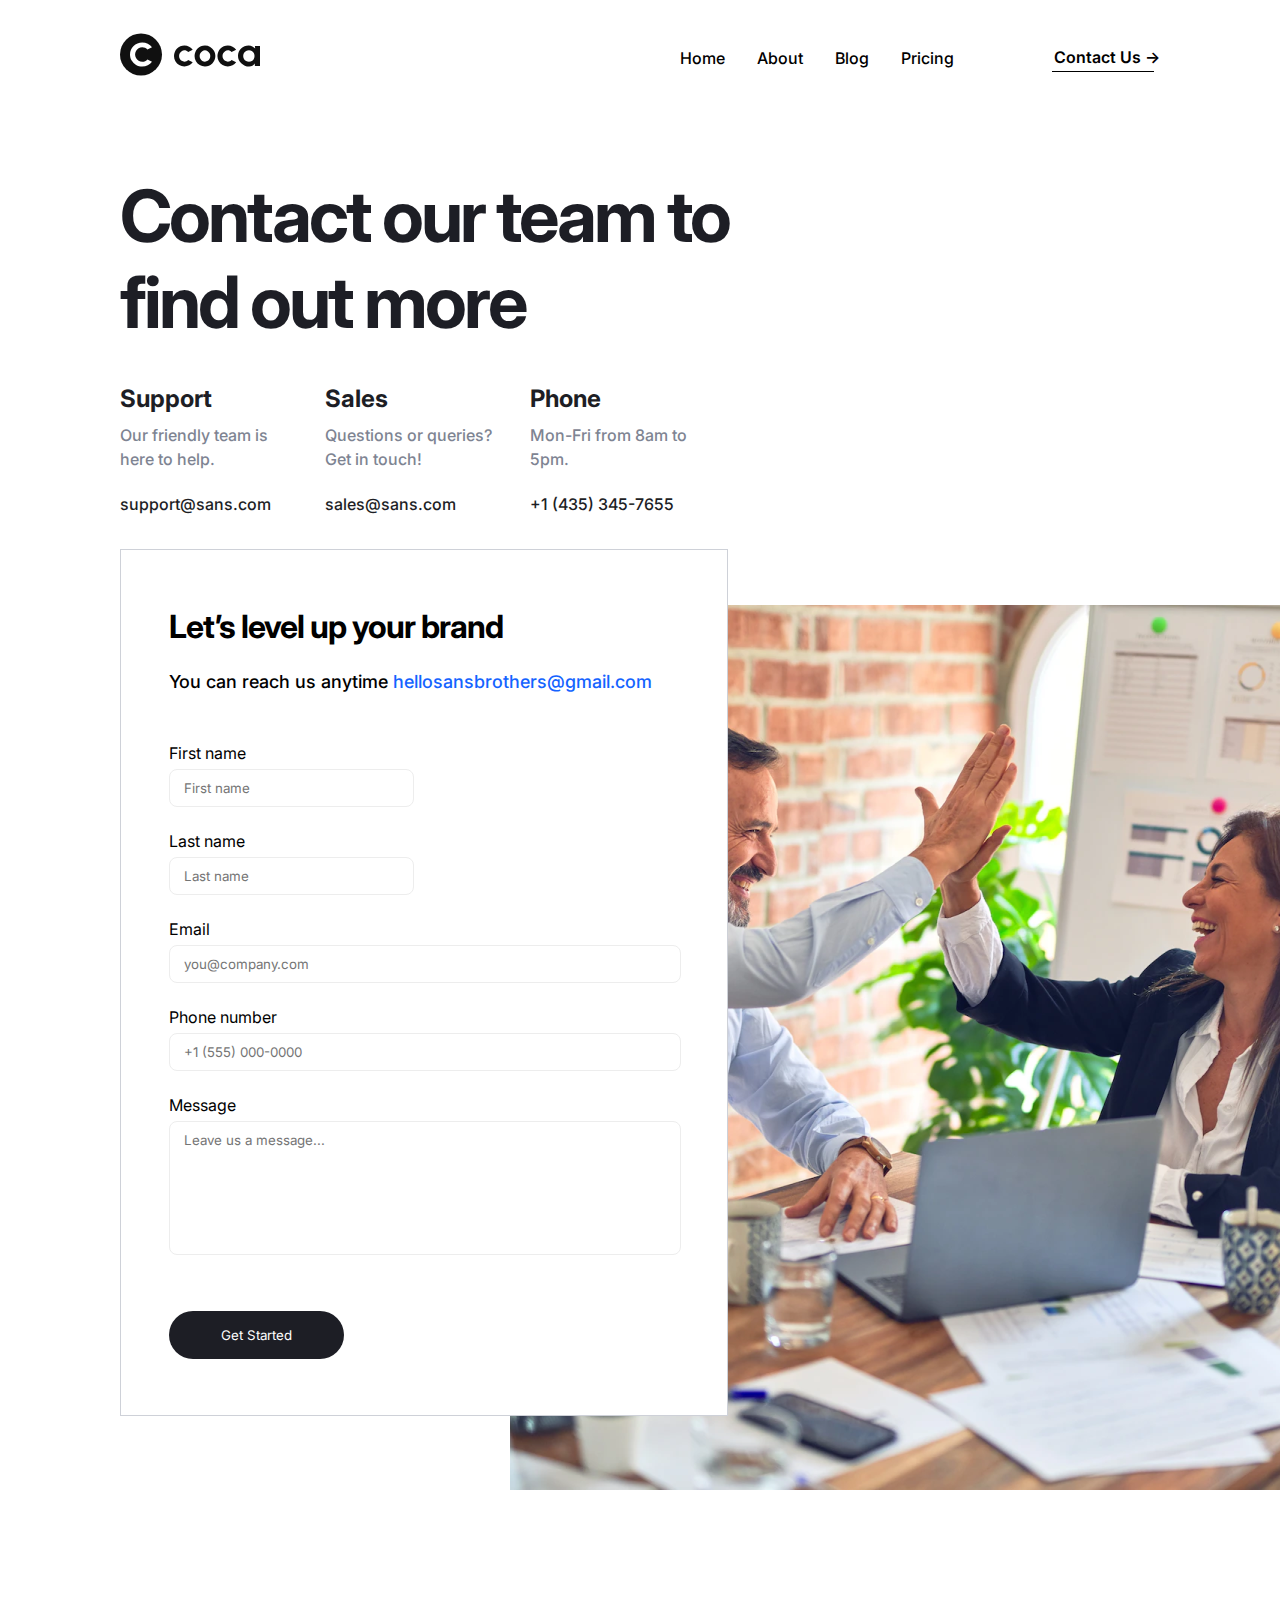
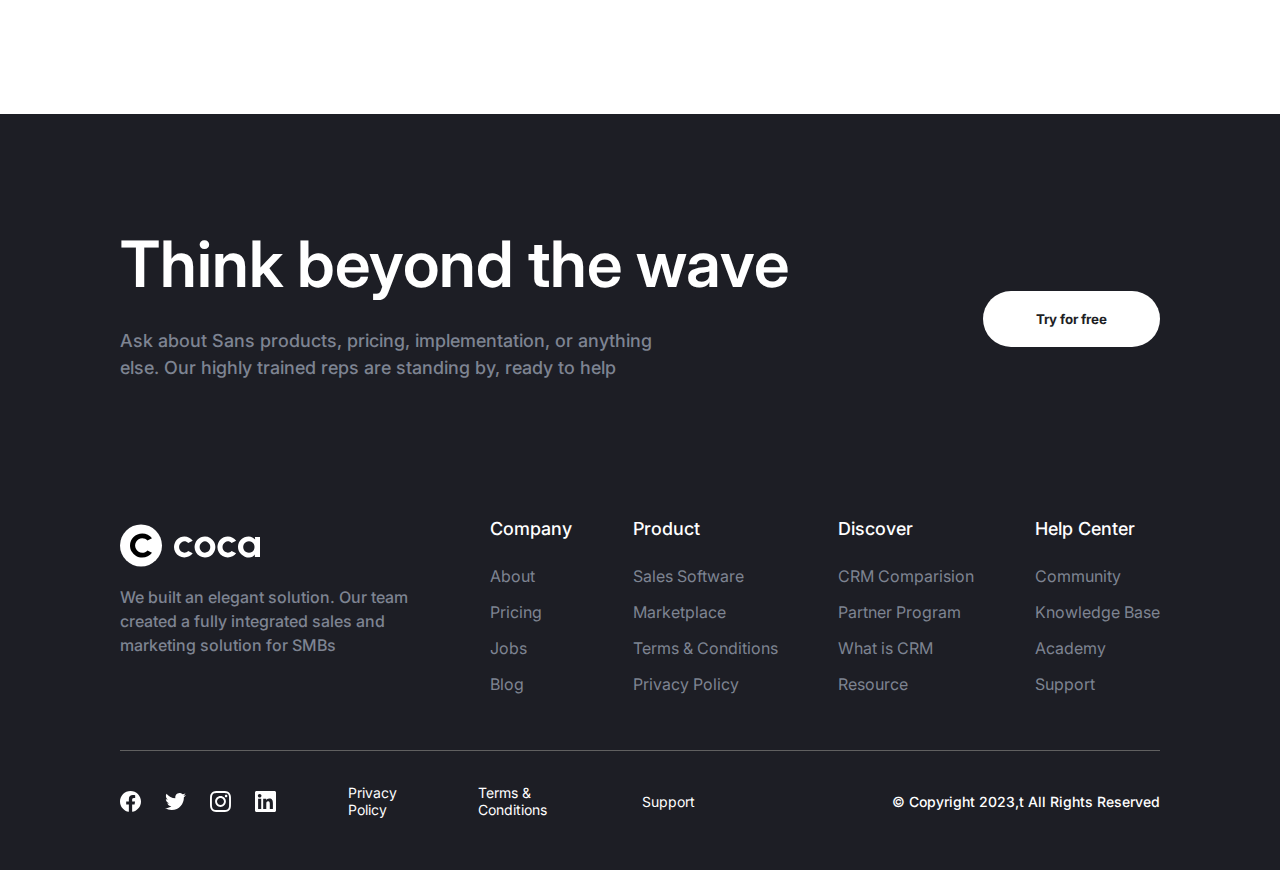
<file: docs/contactUs.html>
<!DOCTYPE html>
<html lang="en">

<head>
	<meta charset="UTF-8">
	<meta name="viewport" content="width=device-width, initial-scale=1.0">
	<link rel="preconnect" href="https://fonts.googleapis.com">
	<link rel="preconnect" href="https://fonts.gstatic.com" crossorigin>
	<link href="https://fonts.googleapis.com/css2?family=Inter&family=Poppins&display=swap" rel="stylesheet">
	<link rel="stylesheet" href="../css/contact_styles.css" type="text/css" />
	<title>Coca contacts</title>
</head>

<body>
	<header>
		<img src="../assets/Logo.svg" alt="logo">
		<div class="navigation">
			<div class="header__line"></div>
			<nav>
				<a href="index.html">Home</a>
				<a href="about.html">About</a>
				<a href="blog.html">Blog</a>
				<a href="pricing.html">Pricing</a>
				<a id="header__contacts" href="contactUs.html">Contact Us -></a>
			</nav>
			<div class="mobile-navigation">
				<div onclick="showMobileContent()" class="mobile-navigation__dropdown"></div>
				<div id="dropdown-mobile" class="mobile-content">
					<a href="index.html">Home</a>
					<a href="about.html">About</a>
					<a href="blog.html">Blog</a>
					<a href="pricing.html">Pricing</a>
					<a href="contactUs.html">Contact Us</a>
				</div>
			</div>
		</div>
	</header>
	<main>
		<section class="contacts-section">
			<h2>Contact our team to find out more</h2>
			<div>
				<div class="contnacts-section__fragment">
					<p>Support</p>
					<p>Our friendly team is here to help.</p>
					<p>support@sans.com</p>
				</div>
				<div class="contnacts-section__fragment">
					<p>Sales</p>
					<p>Questions or queries? Get in touch!</p>
					<p>sales@sans.com</p>
				</div>
				<div class="contnacts-section__fragment">
					<p>Phone</p>
					<p>Mon-Fri from 8am to 5pm.</p>
					<p>+1 (435) 345-7655</p>
				</div>
			</div>
		</section>
		<section class="form-section">
			<div>
				<h4>Let’s level up your brand</h4>
				<p>You can reach us anytime
					<a href="">hellosansbrothers@gmail.com</a>
				</p>
				<div class="form-section__form-container">
					<div class="form-group">
						<label for="first_name">First name</label>
						<input required maxlength="15" type="text" placeholder="First name" name="first_name" id="first_name">
					</div>
					<div class="form-group">
						<label for="last_name">Last name</label>
						<input required maxlength="15" type="tel" placeholder="Last name" name="last_name" id="last_name">
					</div>
					<div class="form-group">
						<label for="email">Email</label>
						<input type="email" placeholder="you@company.com" name="email" id="email">
					</div>
					<div class="form-group">
						<label for="number">Phone number</label>
						<input type="number" placeholder="+1 (555) 000-0000" name="number" id="number">
					</div>
					<div class="form-group">
						<label for="message">Message</label>
						<textarea name="message" placeholder="Leave us a message..." rows="7" id="message"></textarea>
					</div>
					<button type="submit">Get Started</button>
				</div>
			</div>
		</section>
	</main>
	<footer>
		<div class="footer__text">
			<div>
				<p>Think beyond the wave</p>
				<p>Ask about Sans products, pricing, implementation, or anything else. Our highly trained reps are
					standing by, ready to help</p>
			</div>
			<button id="footer_button">Try for free</button>
		</div>
		<div>
			<div class="footer__logo">
				<img src="../assets/Logo_for_footer.svg" alt="logo">
				<p>We built an elegant solution. Our team created a fully integrated sales and marketing solution for
					SMBs</p>
			</div>
			<div class="footer__links">
				<div>
					<p>Company</p>
					<a href="">About</a>
					<a href="">Pricing</a>
					<a href="">Jobs</a>
					<a href="">Blog</a>
				</div>
				<div>
					<p>Product</p>
					<a href="">Sales Software</a>
					<a href="">Marketplace</a>
					<a href="">Terms & Conditions</a>
					<a href="">Privacy Policy</a>
				</div>
				<div>
					<p>Discover</p>
					<a href="">CRM Comparision</a>
					<a href="">Partner Program</a>
					<a href="">What is CRM</a>
					<a href="">Resource</a>
				</div>
				<div>
					<p>Help Center</p>
					<a href="">Community</a>
					<a href="">Knowledge Base</a>
					<a href="">Academy</a>
					<a href="">Support</a>
				</div>
			</div>
		</div>
		<div class="footer__line"></div>
		<div class="footer__other">
			<div>
				<div>
					<img src="../assets/Social_icons(for_footer)/fasebook.svg" alt="fasebook">
					<img src="../assets/Social_icons(for_footer)/twitter.svg" alt="twitter">
					<img src="../assets/Social_icons(for_footer)/instagram.svg" alt="instagram">
					<img src="../assets/Social_icons(for_footer)/in.svg" alt="in">
				</div>
				<div>
					<a href="">Privacy Policy</a>
					<a href="">Terms & Conditions</a>
					<a href="">Support</a>
				</div>
			</div>
			<p>© Copyright 2023,t All Rights Reserved</p>
		</div>
	</footer>
	<script src="../scripts/animation.js"></script>
	<script src="../scripts/scriptForHeader-mobile.js"></script>
</body>

</html>
</file>
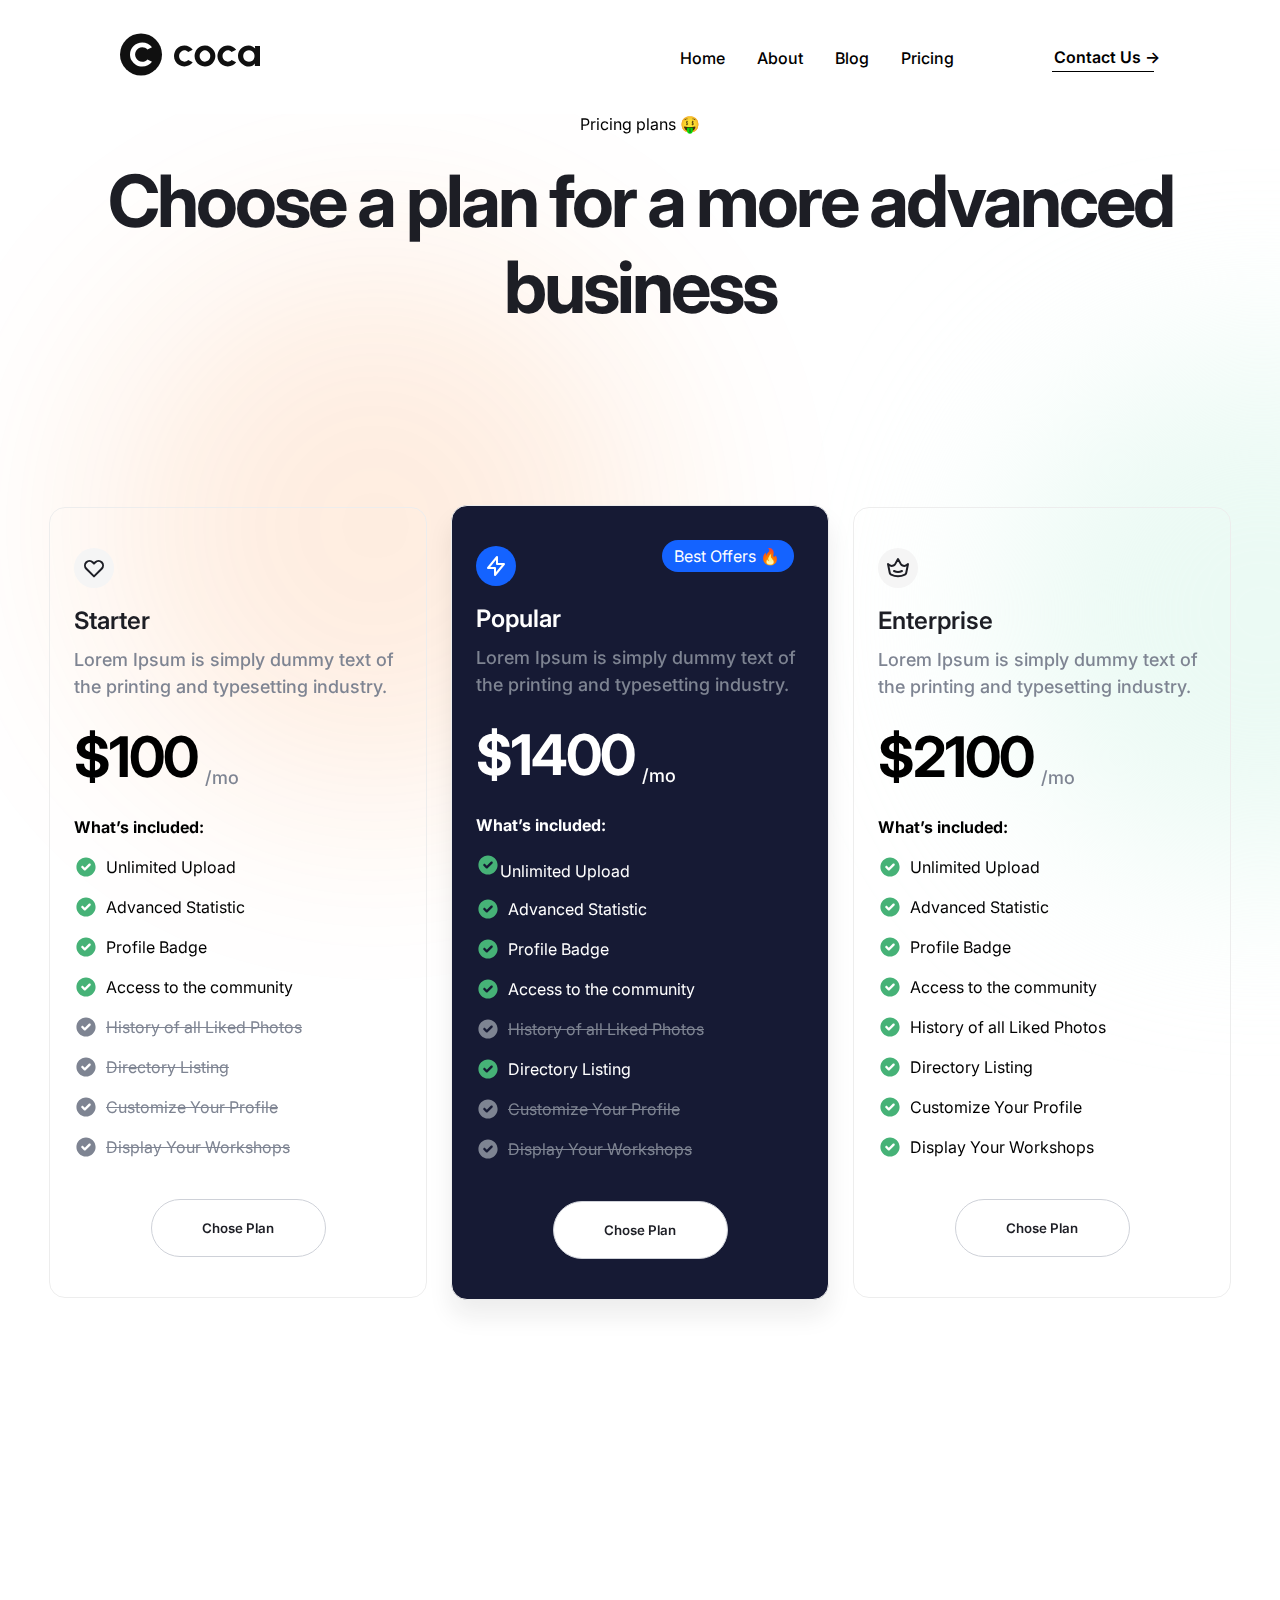
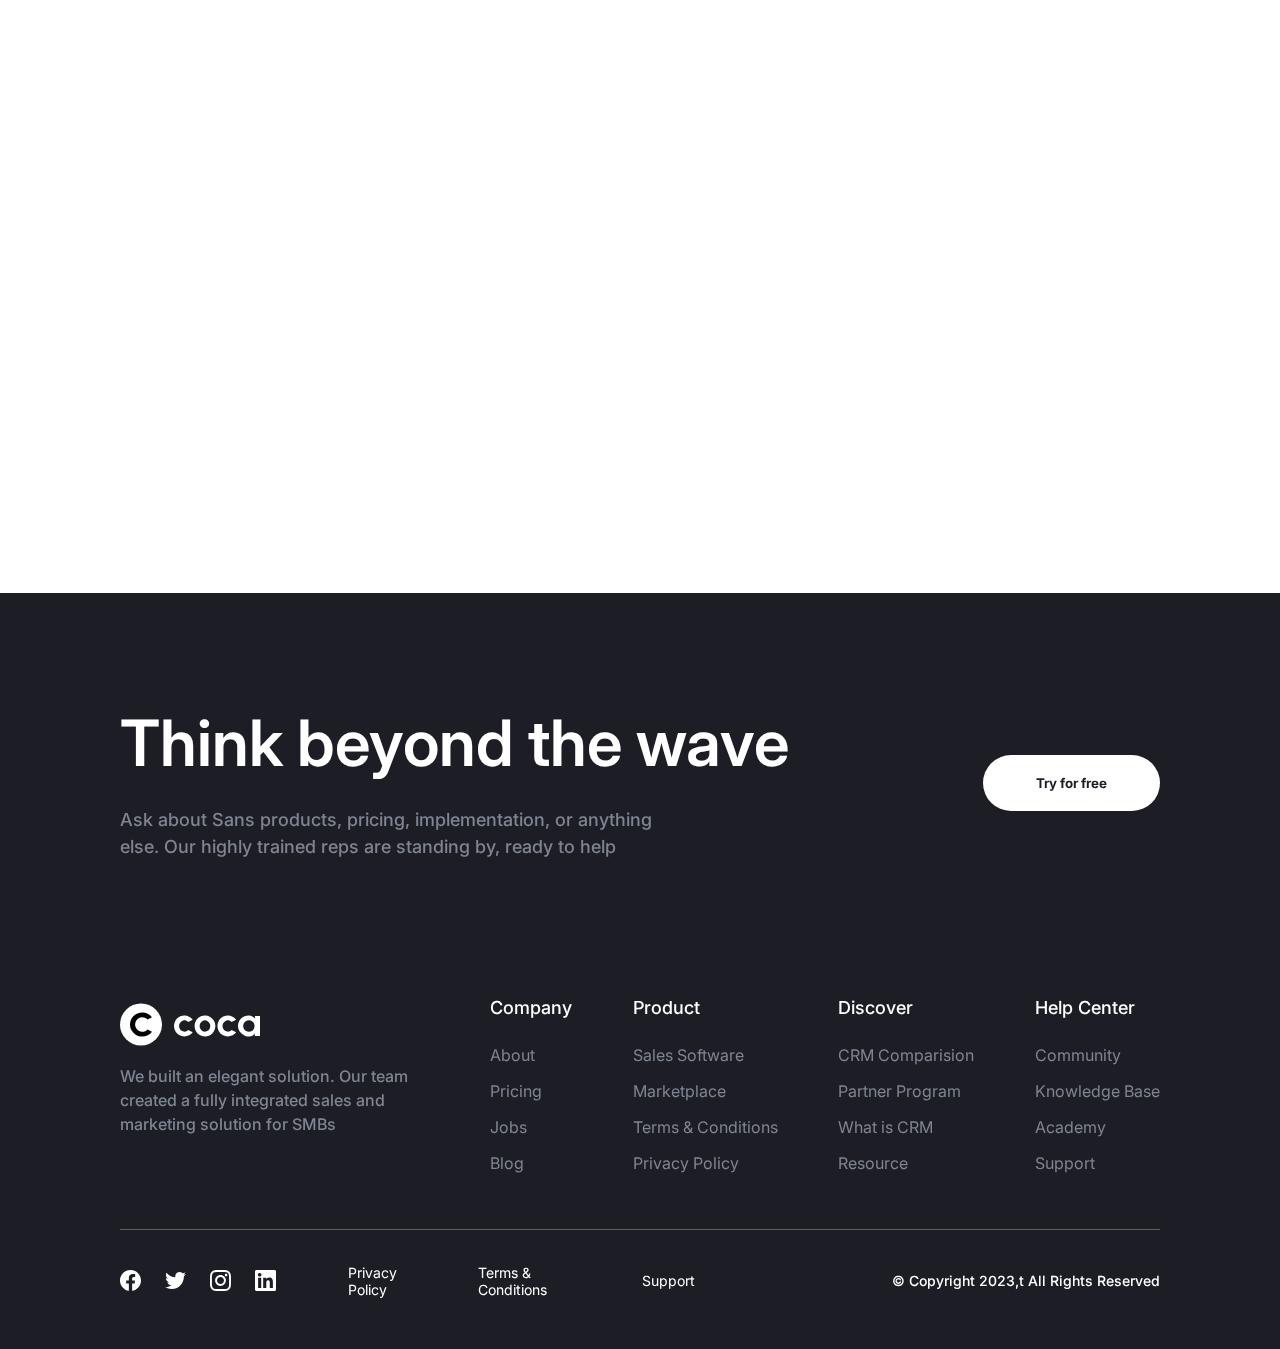
<file: docs/pricing.html>
<!DOCTYPE html>
<html lang="en">

<head>
	<meta charset="UTF-8">
	<meta name="viewport" content="width=device-width, initial-scale=1.0">
	<link rel="preconnect" href="https://fonts.googleapis.com">
	<link rel="preconnect" href="https://fonts.gstatic.com" crossorigin>
	<link href="https://fonts.googleapis.com/css2?family=Inter&family=Poppins&display=swap" rel="stylesheet">
	<link rel="stylesheet" href="../css/pricing_styles.css" type="text/css" />
	<title>Coca pricing</title>
</head>

<body>
	<header>
		<img src="../assets/Logo.svg" alt="logo">
		<div class="navigation">
			<div class="header__line"></div>
			<nav>
				<a href="index.html">Home</a>
				<a href="about.html">About</a>
				<a href="blog.html">Blog</a>
				<a href="pricing.html">Pricing</a>
				<a id="header__contacts" href="contactUs.html">Contact Us -></a>
			</nav>
			<div class="mobile-navigation">
				<div onclick="showMobileContent()" class="mobile-navigation__dropdown"></div>
				<div id="dropdown-mobile" class="mobile-content">
					<a href="index.html">Home</a>
					<a href="about.html">About</a>
					<a href="blog.html">Blog</a>
					<a href="pricing.html">Pricing</a>
					<a href="contactUs.html">Contact Us</a>
				</div>
			</div>
		</div>
	</header>
	<div class="green-background"></div>
	<div class="orange-background"></div>
	<main>
		<section class="main-text-section">
			<div>Pricing plans 🤑</div>
			<h2>Choose a plan for a more advanced business</h2>
		</section>
		<section class="plans-section">
			<div class="plans-section__starter">
				<div><img src="../assets/for_pricing-page/love.svg" alt="heart"></div>
				<p class="plans-section__name">Starter</p>
				<p class="plans-section__text">Lorem Ipsum is simply dummy text of the printing and typesetting industry.
				</p>
				<div class="plans-section__prise">
					<h3>$100</h3>
					<p>/mo</p>
				</div>
				<p class="plans-section__includet">What’s included:</p>
				<div class="plans-section__pros">
					<div class="plan"><img src="../assets/for_pricing-page/point.svg" alt="point">Unlimited Upload</div>
					<div class="plan"><img src="../assets/for_pricing-page/point.svg" alt="point">Advanced Statistic</div>
					<div class="plan"><img src="../assets/for_pricing-page/point.svg" alt="point">Profile Badge</div>
					<div class="plan"><img src="../assets/for_pricing-page/point.svg" alt="point">Access to the community
					</div>
					<div class="plan plan_disabled"><img src="../assets/for_pricing-page/point-disable.svg"
							alt="point">History
						of all
						Liked
						Photos
					</div>
					<div class="plan plan_disabled"><img src="../assets/for_pricing-page/point-disable.svg"
							alt="point">Directory
						Listing
					</div>
					<div class="plan plan_disabled"><img src="../assets/for_pricing-page/point-disable.svg"
							alt="point">Customize Your
						Profile</div>
					<div class="plan plan_disabled"><img src="../assets/for_pricing-page/point-disable.svg"
							alt="point">Display
						Your
						Workshops</div>
				</div>
				<button>Chose Plan</button>
			</div>
			<div class="plans-section__popular best-offer">
				<div id="plans-section__lighting-background"><img src="../assets/for_pricing-page/lightning.svg"
						alt="lightning">
					<div class="plans-section__best-offer">Best Offers 🔥</div>
				</div>
				<p class="plans-section__name best-offer">Popular</p>
				<p class="plans-section__text">Lorem Ipsum is simply dummy text of the printing and typesetting industry.
				</p>
				<div class="plans-section__prise">
					<h3>$1400</h3>
					<p id="best-offer">/mo</p>
				</div>
				<p class="plans-section__includet">What’s included:</p>
				<div class="plans-section__pros">
					<div class="plan-"><img src="../assets/for_pricing-page/point.svg" alt="point">Unlimited Upload</div>
					<div class="plan"><img src="../assets/for_pricing-page/point.svg" alt="point">Advanced Statistic</div>
					<div class="plan"><img src="../assets/for_pricing-page/point.svg" alt="point">Profile Badge</div>
					<div class="plan"><img src="../assets/for_pricing-page/point.svg" alt="point">Access to the community
					</div>
					<div class="plan plan_disabled"><img src="../assets/for_pricing-page/point-disable.svg"
							alt="point">History of
						all
						Liked
						Photos
					</div>
					<div class="plan"><img src="../assets/for_pricing-page/point.svg" alt="point">Directory Listing</div>
					<div class="plan plan_disabled"><img src="../assets/for_pricing-page/point-disable.svg"
							alt="point">Customize Your
						Profile</div>
					<div class="plan plan_disabled"><img src="../assets/for_pricing-page/point-disable.svg"
							alt="point">Display
						Your
						Workshops</div>
				</div>
				<button>Chose Plan</button>
			</div>
			<div class="plans-section__enterprise">
				<div><img src="../assets/for_pricing-page/crown.svg" alt="crown"></div>
				<p class="plans-section__name">Enterprise</p>
				<p class="plans-section__text">Lorem Ipsum is simply dummy text of the printing and typesetting industry.
				</p>
				<div class="plans-section__prise">
					<h3>$2100</h3>
					<p>/mo</p>
				</div>
				<p class="plans-section__includet">What’s included:</p>
				<div class="plans-section__pros">
					<div class="plan"><img src="../assets/for_pricing-page/point.svg" alt="point">Unlimited Upload</div>
					<div class="plan"><img src="../assets/for_pricing-page/point.svg" alt="point">Advanced Statistic</div>
					<div class="plan"><img src="../assets/for_pricing-page/point.svg" alt="point">Profile Badge</div>
					<div class="plan"><img src="../assets/for_pricing-page/point.svg" alt="point">Access to the community
					</div>
					<div class="plan"><img src="../assets/for_pricing-page/point.svg" alt="point">History of all Liked Photos
					</div>
					<div class="plan"><img src="../assets/for_pricing-page/point.svg" alt="point">Directory Listing</div>
					<div class="plan"><img src="../assets/for_pricing-page/point.svg" alt="point">Customize Your Profile
					</div>
					<div class="plan"><img src="../assets/for_pricing-page/point.svg" alt="point">Display Your Workshops
					</div>
				</div>
				<button>Chose Plan</button>
			</div>
		</section>
		<section class="questions-section">
			<div class="questions-section__main-text">
				<h3>Frequently asked questions</h3>
				<p>Everything you need to know about the product and billing.</p>
			</div>

			<div class="questions-section__question">
				<input id="answer_1" class="question__switch" type="checkbox">
				<label for="answer_1" class="question__headline">Is there a free trial available?</label>
				<div class="question__answer">
					Yes, you can try us for free for 30 days. If you want, we’ll provide you with a free, personalized
					30-minute onboarding call to get you up and running as soon as possible.
				</div>
			</div>

			<div class="questions-section__question">
				<input id="answer_2" class="question__switch" type="checkbox">
				<label for="answer_2" class="question__headline">How Can I Add More Emails To My Account?</label>
				<div class="question__answer">
					No, you cannot add more emails to your account.
				</div>
			</div>

			<div class="questions-section__question">
				<input id="answer_3" class="question__switch" type="checkbox">
				<label for="answer_3" class="question__headline">Can I Change Plans Or Cancel My Subscription At Any
					Time</label>
				<div class="question__answer">
					Yes, you can. Just email us your application. Required from your registered account.
				</div>
			</div>

		</section>
	</main>
	<footer>
		<div class="footer__text">
			<div>
				<p>Think beyond the wave</p>
				<p>Ask about Sans products, pricing, implementation, or anything else. Our highly trained reps are
					standing by, ready to help</p>
			</div>
			<button id="footer_button">Try for free</button>
		</div>
		<div>
			<div class="footer__logo">
				<img src="../assets/Logo_for_footer.svg" alt="logo">
				<p>We built an elegant solution. Our team created a fully integrated sales and marketing solution for
					SMBs</p>
			</div>
			<div class="footer__links">
				<div>
					<p>Company</p>
					<a href="">About</a>
					<a href="">Pricing</a>
					<a href="">Jobs</a>
					<a href="">Blog</a>
				</div>
				<div>
					<p>Product</p>
					<a href="">Sales Software</a>
					<a href="">Marketplace</a>
					<a href="">Terms & Conditions</a>
					<a href="">Privacy Policy</a>
				</div>
				<div>
					<p>Discover</p>
					<a href="">CRM Comparision</a>
					<a href="">Partner Program</a>
					<a href="">What is CRM</a>
					<a href="">Resource</a>
				</div>
				<div>
					<p>Help Center</p>
					<a href="">Community</a>
					<a href="">Knowledge Base</a>
					<a href="">Academy</a>
					<a href="">Support</a>
				</div>
			</div>
		</div>
		<div class="footer__line"></div>
		<div class="footer__other">
			<div>
				<div>
					<img src="../assets/Social_icons(for_footer)/fasebook.svg" alt="fasebook">
					<img src="../assets/Social_icons(for_footer)/twitter.svg" alt="twitter">
					<img src="../assets/Social_icons(for_footer)/instagram.svg" alt="instagram">
					<img src="../assets/Social_icons(for_footer)/in.svg" alt="in">
				</div>
				<div>
					<a href="">Privacy Policy</a>
					<a href="">Terms & Conditions</a>
					<a href="">Support</a>
				</div>
			</div>
			<p>© Copyright 2023,t All Rights Reserved</p>
		</div>
	</footer>
	<script src="../scripts/animation.js"></script>
	<script src="../scripts/scriptForHeader-mobile.js"></script>
</body>

</html>
</file>
<file: css/home_styles.css>
@charset "UTF-8";
* {
  box-sizing: border-box;
  margin: 0;
  padding: 0;
  font-family: "Inter", sans-serif;
}

a {
  text-decoration: none;
  color: #000;
}

html {
  background-color: rgb(255, 255, 255);
  overflow-x: hidden;
}

section {
  opacity: 0;
}

section:first-child {
  margin-top: 114px;
}

p {
  font-size: 18px;
  font-weight: 500;
  line-height: 150%;
}

h2 {
  color: var(--neutral-100, #1d1e25);
  font-size: 72px;
  line-height: 120%;
  letter-spacing: -3px;
  width: 700px;
  margin: 114px 0;
}

h3 {
  font-size: 56px;
  line-height: 120%;
  letter-spacing: -2px;
}

h4 {
  font-size: 32px;
  line-height: 42px;
  letter-spacing: -1px;
}

header {
  display: flex;
  justify-content: space-between;
  align-items: center;
  position: fixed;
  height: 114px;
  padding: 0 120px;
  width: 100%;
  z-index: 2;
  background-color: rgb(255, 255, 255);
}

header > img {
  margin-right: 20px;
  width: 140px;
  height: 66px;
}

nav {
  display: flex;
  gap: 32px;
  font-weight: 500;
  line-height: 26px;
}

#header__contacts {
  margin-left: 68px;
  white-space: nowrap;
  font-weight: 600;
  line-height: 24px;
}

.header__line {
  position: relative;
  left: 372px;
  top: 27px;
  width: 102px;
  height: 1px;
  background: #000;
}

.line {
  margin: 20px 27px 0 0;
  min-width: 76px;
  height: 1px;
  background: #000;
}

main {
  display: flex;
  flex-direction: column;
  align-items: center;
}

footer {
  display: flex;
  flex-direction: column;
  width: 100%;
  height: -moz-fit-content;
  height: fit-content;
  background: var(--neutral-100, #1d1e25);
  color: var(--neutral-60, #7e8492);
  padding: 112px 120px 58px 120px;
  margin-top: 160px;
}

footer > div {
  display: flex;
}

.footer__text {
  justify-content: space-between;
  margin-bottom: 134px;
}

#footer_button {
  display: flex;
  justify-content: center;
  align-items: center;
  align-self: center;
  background: var(--neutral-10, #fff);
  color: var(--neutral-100, #1d1e25);
  font-weight: 700;
  height: 56px;
  min-width: 177px;
}

#footer_button:hover {
  background: linear-gradient(43deg, rgb(255, 255, 255) 11%, rgb(168, 168, 168) 77%);
}

.footer__text > div > p:first-child {
  font-size: 64px;
  font-weight: 600;
  line-height: 120%;
  color: var(--neutral-10, #fff);
  margin-bottom: 24px;
}

.footer__text > div > p:last-child {
  width: 543px;
}

.footer__logo,
.footer__logo > p {
  width: 340px;
  font-size: 16px;
  margin-right: 30px;
}

.footer__links {
  display: flex;
  justify-content: space-between;
  gap: 10px;
  width: 100%;
  font-size: 16px;
}

.footer__links > div {
  display: flex;
  flex-direction: column;
  gap: 16px;
}

.footer__links p {
  color: var(--neutral-10, #fff);
  margin-bottom: 8px;
}

.footer__links a {
  color: var(--neutral-60, #7e8492);
}

.footer__line {
  background: #606060;
  height: 1px;
  width: 100%;
  margin: 56px 0 40px 0;
}

.footer__other {
  display: flex;
  justify-content: space-between;
  font-size: 14px;
  gap: 30px;
  color: var(--neutral-10, #fff);
}

.footer__other a {
  color: var(--neutral-10, #fff);
}

.footer__other div {
  display: flex;
}

.footer__other > p {
  font-size: 14px;
  white-space: nowrap;
}

.footer__other > div > div:first-child {
  gap: 24px;
  margin-right: 72px;
}

.footer__other > div > div:last-child {
  gap: 40px;
  align-items: center;
}

button {
  display: flex;
  width: 175px;
  padding: 16px 32px;
  border-radius: 100px;
  background: #1d1e25;
  justify-content: center;
  border: none;
  cursor: pointer;
  color: #fff;
}

.orange-background {
  position: fixed;
  top: 250px;
  left: 100px;
  width: 551px;
  height: 551px;
  border-radius: 551px;
  opacity: 0.13;
  background: #fa7515;
  filter: blur(110px);
  z-index: -1;
}

.green-background {
  position: fixed;
  top: 350px;
  left: 1000px;
  width: 525px;
  height: 525px;
  border-radius: 525px;
  opacity: 1;
  background: rgba(226, 248, 240, 0.7);
  filter: blur(90px);
  z-index: -1;
}

.mobile-navigation {
  display: none;
}

@media screen and (max-width: 1600px) {
  main {
    align-items: start;
  }
}
@media screen and (max-width: 768px) {
  header {
    padding: 0 20px;
  }
  nav,
  .header__line {
    display: none;
  }
  .mobile-navigation {
    display: block;
  }
  .mobile-navigation__dropdown {
    background-image: url(../assets/For_mobileHeader/more.svg);
    background-size: cover;
    padding: 16px;
    cursor: pointer;
  }
  .mobile-content {
    display: none;
    position: relative;
    top: 80px;
    background-color: #f1f1f1;
    min-width: 160px;
    box-shadow: 0px 8px 16px 0px rgba(0, 0, 0, 0.2);
    z-index: 2;
  }
  .mobile-content a {
    color: black;
    padding: 12px 16px;
    text-decoration: none;
    display: block;
  }
  .mobile-navigation a:hover {
    background-color: #ddd;
  }
  .show {
    display: block;
  }
  h2 {
    color: var(--neutral-100, #1d1e25);
    font-size: 32px;
    line-height: 120%;
    letter-spacing: -1px;
    width: 700px;
    margin: 35px 0;
    line-height: 40px;
  }
  h3 {
    font-size: 24px;
    line-height: 120%;
    letter-spacing: 0;
  }
  h4 {
    flex-grow: initial;
    font-size: 16px;
    line-height: 24px;
  }
  p {
    font-size: 14px;
    line-height: 26px;
  }
  .line {
    min-width: 24px;
    margin-right: 8px;
  }
  footer {
    display: flex;
    flex-direction: column;
    padding: 50px 20px 30px 20px;
    margin-top: 60px;
  }
  .footer__text > div > p:first-child {
    font-size: 24px;
  }
  .footer__text > div > p:last-child {
    color: var(--neutral-10, #fff);
    width: 292px;
  }
  .footer__text {
    flex-direction: column;
    margin-bottom: 56px;
  }
  footer .footer__links {
    display: none;
  }
  #footer_button {
    align-self: flex-start;
    margin: 24px 0 0 43px;
    width: 142px;
  }
  .footer__other,
  .footer__other > div {
    flex-direction: column;
    align-items: center;
    color: var(--neutral-60, #7e8492);
  }
  .footer__other > div > div:last-child,
  .footer__other > div a {
    color: var(--neutral-60, #7e8492);
    white-space: nowrap;
    gap: 16px;
  }
  .footer__other > div:first-child > div {
    margin: 0 0 24px 0;
  }
  .orange-background {
    top: 150px;
    left: 0;
    width: 228px;
    height: 228px;
  }
  .green-background {
    top: 250px;
    left: 250px;
    width: 197px;
    height: 197px;
  }
}
.visibility-animation {
  position: relative;
  opacity: 1;
  animation: show-animation 1.5s;
}
@keyframes show-animation {
  from {
    top: 50px;
    opacity: 0;
  }
  to {
    top: 0px;
    opacity: 1;
  }
}
.graphic-section {
  display: flex;
  margin: 289px 0 0 0;
}

.graphic-section__customer-growth {
  display: flex;
  flex-direction: column;
  align-items: flex-start;
  position: relative;
  z-index: 1;
  left: 405px;
  bottom: 78px;
  width: 213px;
  height: 220px;
  padding: 16px 18px;
  gap: 12px;
  border-radius: 8px;
  background: var(--White, #ffffff);
  box-shadow: 20px 40px 80px 0px rgba(45, 51, 81, 0.12);
}

.graphic-section__customer-growth > p {
  font-weight: 700;
  line-height: 30px;
  letter-spacing: -0.5px;
}

.customer-growth__main-graf {
  position: relative;
  bottom: 115px;
  left: 38px;
  width: 140px;
  height: 111px;
  background-image: url(../assets/for_home-page/Castomer_Growth/lines.svg);
  background-size: cover;
}

.customer-growth__number {
  text-align: center;
  font-family: "Poppins", sans-serif;
  width: 16px;
  height: 19px;
  margin-top: 35px;
  opacity: 0.7;
}

.customer-growth__number:first-child {
  margin: 0;
}

.customer-growth__month {
  position: relative;
  bottom: 110px;
  right: 7px;
  display: flex;
  gap: 18px;
  color: var(--Grey, #808d9e);
}

.customer-growth__month > div:first-child {
  margin-left: 35px;
}

.customer-growth__month > div {
  text-align: center;
  width: 40px;
}

.customer-growth__month-section {
  height: 200px;
}

.customer-growth__solonny {
  position: relative;
  bottom: 239px;
  left: 40px;
  display: flex;
  align-items: end;
  gap: 38px;
}

.graphic-section__sales-report {
  display: flex;
  flex-wrap: wrap;
  position: relative;
  bottom: 28px;
  right: 125px;
  padding: 20px;
  width: 419px;
  height: 350px;
  border-radius: 8px;
  background: var(--White, #fff);
  box-shadow: 20px 40px 80px 0px rgba(89, 96, 135, 0.12);
}

.graphic-section__sales-report > p {
  font-size: 20px;
  font-weight: 700;
  line-height: 30px;
  letter-spacing: -0.5px;
}

.sales-report__legend {
  margin: 25px 0 19px 0;
  display: flex;
  width: 367px;
  gap: 60px;
  font-size: 14px;
  line-height: 22px;
  letter-spacing: -0.5px;
}

.legend__my-product,
.legend__competior {
  display: flex;
  align-items: center;
  gap: 10px;
}

.legend-blue {
  width: 12.2px;
  height: 10px;
  border-radius: 2px;
  background: var(--Blue, #2280ff);
}

.legend-red {
  width: 12.2px;
  height: 10px;
  border-radius: 2px;
  background: var(--Orange, #f55);
}

.sales-report__number-section {
  width: 58px;
  display: flex;
  flex-direction: column;
  align-items: end;
  padding-right: 28px;
  gap: 10px;
  z-index: 1;
  background-color: #fff;
}

.sales-report__month-section {
  display: flex;
  gap: 30px;
  margin-left: 56px;
}

.sales-report__number-section,
.sales-report__month-section {
  line-height: 24px;
  letter-spacing: 0.086px;
  font-size: 12px;
  color: var(--Grey, #808d9e);
}

.sales-report__graf-section {
  display: flex;
  width: 300px;
  height: 200px;
}

.sales-report__graf-section > img {
  margin-right: 49px;
  height: 200px;
}

.sales-report__graf-section > img:first-child {
  margin-left: 9px;
}

#blue-vector {
  position: relative;
  right: 373px;
  top: 40px;
  width: 335px;
  height: 81px;
}

#red-vector {
  position: relative;
  right: 733px;
  top: 61px;
  width: 388px;
  height: 59px;
}

#selector {
  position: relative;
  right: 955px;
  top: 39px;
  width: 14px;
  height: 14px;
}

#line-big {
  position: relative;
  right: 1035px;
  width: 48.8px;
  height: 183px;
}

#restangle {
  position: relative;
  right: 24px;
  top: 30px;
  width: 72px;
  height: 38px;
  z-index: -1;
}

.sales-report__graf-section > div {
  position: relative;
  right: 1100px;
  bottom: 16px;
  font-size: 10px;
  z-index: 0;
}

.sales-marketing {
  display: flex;
  position: relative;
  align-self: center;
  bottom: 120px;
  left: 390px;
  height: 119px;
  min-width: 360px;
  gap: 70px;
  padding: 20px;
  border-radius: 8px;
  background: #000;
  box-shadow: 20px 40px 80px 0px rgba(45, 51, 81, 0.12);
  color: #5c616f;
  font-weight: 600;
  line-height: 20px;
  font-size: 14px;
}

.marceting-price,
.sales-price {
  margin: 4px 0 8px 0;
  font-size: 20px;
  font-weight: 700;
  line-height: 26px;
  color: var(--neutral-10, #fff);
}

.marceting > div,
.sales > div {
  display: flex;
  align-items: center;
}

.marceting > div > p > img,
.sales > div > p > img {
  width: 12px;
  height: 12px;
}

.sales > p,
.marceting > p,
.sales > div > p,
.marceting > div > p {
  font-size: 14px;
}

#sales__price-up {
  color: var(--Green, #60d39c);
  margin-right: 9px;
}

#marceting__price-down {
  color: #e35454;
  margin-right: 9px;
}

@media screen and (max-width: 1476px) {
  .sales-marketing {
    left: -55px;
    bottom: 10px;
  }
  .graphic-section {
    margin: 156px 200px 0 0;
  }
}
@media screen and (max-width: 768px) {
  .graphic-section__sales-report {
    padding: 10px;
    width: 380px;
  }
  .sales-marketing {
    padding: 10px;
    gap: 50px;
  }
  .graphic-section {
    margin-right: 0;
  }
}
.digital-forward-creative-wrapper {
  display: flex;
  justify-content: center;
  flex-wrap: wrap;
  width: 100%;
  padding-left: 120px;
}

.try-for-free-section__text {
  display: flex;
  color: var(--neutral-100, #1d1e25);
  width: 600px;
}

.try-for-free-section > form {
  display: flex;
  flex-direction: column;
  width: 280px;
  height: 47px;
}

.form-container {
  margin-top: 69px;
  display: flex;
  gap: 16px;
}

form {
  display: flex;
  flex-direction: column;
}

label {
  color: var(--neutral-60, #7e8492);
  width: 280px;
  margin-bottom: 14px;
}

input {
  border: none;
  border-bottom: solid var(--neutral-40, #ced1d8) 1px;
  width: 280px;
}

input:focus-visible {
  outline-color: white;
}

.coca-help {
  display: flex;
  flex-wrap: wrap;
  justify-content: space-between;
  gap: 56px;
  width: 100%;
  padding: 100px 220px 100px 120px;
  background: var(--neutral-100, #1d1e25);
  color: #ffffff;
}

.coca-help > div > img {
  width: 40px;
  height: 40px;
}

.coca-help > div {
  display: flex;
  flex-direction: column;
  width: 481px;
  height: -moz-fit-content;
  height: fit-content;
  gap: 24px;
}

.coca-help > div > h4 {
  width: 255px;
}

.coca-help > div > p {
  color: var(--neutral-60, #7e8492);
}

.coca-help > div:first-child {
  min-width: 816px;
  height: -moz-fit-content;
  height: fit-content;
  margin-right: 100%;
}

.statictic-section {
  display: flex;
  justify-content: center;
  flex-wrap: wrap;
  gap: 58px;
  width: 100%;
  padding: 120px;
}

.statictic__image {
  display: flex;
  align-items: end;
  justify-content: end;
  padding: 35px;
  min-width: 585px;
  height: 651px;
  background: url(../assets/for_home-page/Statictic/Image_for_statictic.png), lightgray;
  background-repeat: no-repeat;
  background-size: cover;
}

.statictic__graf {
  display: flex;
  flex-direction: column;
  padding: 17px;
  width: 290px;
  height: 298px;
  background: var(--neutral-10, #fff);
}

.statictic__graf > div > p {
  font-weight: 600;
  line-height: 24px;
}

.statictic__image > .statictic__graf > div:first-child {
  color: var(--neutral-100, #1d1e25);
}

.statictic__graf > div {
  display: flex;
  align-items: center;
  width: 255px;
  height: 87px;
  color: var(--neutral-60, #7e8492);
}

.statictic__graf > div:first-child {
  display: flex;
  justify-content: space-between;
  margin-bottom: 22px;
  height: 24px;
}

.statictic__graf > div:last-child {
  margin-top: 45px;
}

.statictic__graf > div > img {
  width: 94px;
  height: 87px;
  margin-right: 25px;
}

.statictic__graf > div > img:last-child {
  margin-right: 0px;
}

#statictic__more {
  width: 17px;
  height: 17px;
}

.statictic__graf > div > div > p:last-child {
  font-size: 8px;
}

.statictic__graf > div > div > p:first-child {
  font-size: 10;
}

.statictic__graf > div > div > div {
  display: flex;
  justify-content: space-between;
  margin: 5px 0 8px 0;
  font-weight: 700;
  line-height: 120%;
  font-size: 23.317px;
  color: var(--neutral-100, #1d1e25);
}

.statictic__graf > div > div > div > div {
  display: flex;
  align-items: center;
  font-size: 10px;
}

.statictic__main-text > h3 {
  margin-bottom: 24px;
  width: 557px;
}

.statictic__main-text > div > p:first-child {
  margin-bottom: 40px;
  color: var(--neutral-60, #7e8492);
  width: 360px;
}

.statictic__main-text > div > p {
  display: flex;
  align-items: center;
  gap: 16px;
  width: 393px;
  line-height: 32px;
  margin-bottom: 32px;
  color: var(--neutral-100, #1d1e25);
}

.servises-section {
  display: flex;
  flex-direction: column;
  align-items: center;
  width: 100%;
  padding: 0 120px;
  margin-bottom: 246px;
}

.servises-section > div {
  display: flex;
  flex-wrap: wrap;
}

.servises-section > img {
  width: 1200px;
  height: 536px;
  margin: 80px 0;
}

.servises-section__stat > div > p:first-child {
  font-size: 64px;
  font-weight: 600;
  line-height: 120%;
  margin-bottom: 8px;
}

.servises-section__stat > div > p:last-child {
  line-height: 32px;
  width: 178px;
}

.servises-section__line {
  width: 2px;
  height: 99px;
  background: #ced1d8;
  margin: 0 72px;
}

.servises-section__text > h3 {
  width: 772px;
  margin: 0 24px 16px 0;
}

.servises-section__text > p {
  width: 421px;
}

.big-companion-section {
  display: flex;
  gap: 30px;
  height: -moz-fit-content;
  height: fit-content;
  padding: 0 170px;
  margin-bottom: 64px;
}

.big-companion-section__logos {
  display: flex;
  flex-wrap: wrap;
  gap: 30px;
  max-width: 800px;
}

.big-companion-section__logos > div {
  display: flex;
  justify-content: center;
  align-items: center;
  width: 150px;
  height: 90px;
}

.big-companion-section__text > p {
  width: 323px;
}

.big-companion-section__text {
  display: flex;
  flex-direction: column;
  gap: 16px;
}

.trening-news-section {
  display: flex;
  flex-direction: column;
  justify-content: center;
  padding: 60px 120px;
}

.trening-news-section > div:first-child {
  display: flex;
  flex-direction: column;
  align-items: center;
  gap: 24px;
  margin-bottom: 80px;
}

.trening-news-section > div:last-child {
  display: flex;
}

.trening-news-section > div > img {
  width: 582px;
  height: 332px;
}

.trening-news-section > div {
  display: flex;
  justify-content: center;
  flex-wrap: wrap;
  gap: 32px;
}

.trening-news-section > div > div {
  display: flex;
  flex-direction: column;
  gap: 16px;
}

.trening-news-section h4 {
  width: 570px;
}

.trening-news-section > div > div > div {
  display: flex;
  justify-content: space-between;
  color: var(--neutral-60, #7e8492);
}

.comment-section {
  display: flex;
  flex-direction: column;
  gap: 48px;
  padding: 70px 120px 0 120px;
  width: 100%;
}

.comment-section__text {
  flex-wrap: wrap;
}

.comment-section__text > h3 {
  width: 530px;
  margin-right: 320px;
}

.comment-section__text > p {
  width: 376px;
}

.comment-section__text {
  display: flex;
  align-items: center;
  justify-content: center;
}

.comment-section__comment {
  display: flex;
  flex-direction: column;
  align-self: center;
  background: url(../assets/for_home-page/What_our_customer_are_saying/“.svg) no-repeat;
  padding: 60px 0 0 150px;
}

.comment-section__comment > div:first-child {
  display: flex;
  gap: 8px;
  margin-bottom: 16px;
}

.comment-section__comment > div {
  max-width: 898px;
  font-size: 40px;
  line-height: 130%;
  letter-spacing: -1px;
  font-weight: bold;
}

.comment-section__comment > div:last-child {
  width: 298px;
  height: 56px;
  display: flex;
  flex-direction: column;
  flex-wrap: wrap;
  margin-top: 40px;
}

.comment-section__comment > div:last-child > img {
  margin-right: 24px;
}

.comment-section__comment > div:last-child > p {
  font-weight: 600;
  line-height: 26px;
}

.comment-section__comment > div:last-child > p:last-child {
  color: var(--neutral-60, #7e8492);
  font-size: 16px;
  font-weight: 500;
}

@media screen and (max-width: 1600px) {
  .coca-help > div:first-child {
    min-width: 100%;
  }
  .statictic-section {
    align-self: center;
  }
  .servises-section__line {
    display: none;
  }
  .servises-section > div {
    gap: 16px;
  }
  .servises-section > img {
    width: 98%;
    height: auto;
    margin: 32px 0 40px 0;
  }
  .servises-section__text {
    width: 98%;
  }
  .big-companion-section {
    flex-direction: column;
  }
  .comment-section__text {
    justify-content: start;
  }
  .comment-section__text > h3 {
    margin: 0 10px 16px 0;
  }
}
@media screen and (max-width: 768px) {
  .digital-forward-creative-wrapper {
    padding: 0;
  }
  .try-for-free-section__text {
    width: 335px;
  }
  .try-for-free-section {
    width: 335px;
  }
  .try-for-free-section h2 {
    width: 300px;
  }
  form input,
  form {
    width: 210px;
  }
  button {
    padding: 8px 16px;
    width: 108px;
    align-items: center;
  }
  label {
    margin: 0;
  }
  .graphic-section__sales-report {
    left: 10px;
    bottom: 130px;
  }
  .graphic-section__customer-growth {
    display: none;
  }
  .sales-marketing {
    position: relative;
    left: 10px;
    bottom: 100px;
  }
  .coca-help {
    padding: 40px 20px;
    gap: 24px;
  }
  .coca-help > div {
    gap: 16px;
  }
  .coca-help > div > img {
    width: 24px;
    height: 24px;
  }
  .statictic-section {
    padding: 20px;
  }
  .statictic__image {
    min-width: 98%;
    margin: 56px 0 32px 0;
  }
  .statictic__graf {
    display: flex;
    justify-content: end;
  }
  .statictic__main-text,
  .statictic__main-text > h3,
  .statictic__main-text > div > p {
    width: 98%;
  }
  .servises-section__stat {
    gap: 20px;
  }
  .servises-section__stat > div {
    width: 155px;
  }
  .servises-section__stat > div > p:last-child {
    line-height: 24px;
  }
  .servises-section {
    padding: 20px;
    margin-bottom: 56px;
    width: 98%;
  }
  .servises-section__text {
    width: 98%;
  }
  .big-companion-section {
    padding: 20px;
  }
  .trening-news-section {
    padding: 20px;
  }
  .trening-news-section > div:first-child {
    width: -moz-fit-content;
    width: fit-content;
    align-items: start;
    margin-bottom: 32px;
  }
  .trening-news-section > div > div > img,
  .trening-news-section h4 {
    width: 100%;
  }
  .comment-section {
    padding: 20px;
  }
  .comment-section__comment > div {
    font-size: 18px;
  }
  .comment-section__comment {
    padding: 30px 0 0 40px;
    background-size: 32px;
  }
}/*# sourceMappingURL=home_styles.css.map */
</file>
<file: css/about_styles.css>
* {
  box-sizing: border-box;
  margin: 0;
  padding: 0;
  font-family: "Inter", sans-serif;
}

a {
  text-decoration: none;
  color: #000;
}

html {
  background-color: rgb(255, 255, 255);
  overflow-x: hidden;
}

section {
  opacity: 0;
}

section:first-child {
  margin-top: 114px;
}

p {
  font-size: 18px;
  font-weight: 500;
  line-height: 150%;
}

h2 {
  color: var(--neutral-100, #1d1e25);
  font-size: 72px;
  line-height: 120%;
  letter-spacing: -3px;
  width: 700px;
  margin: 114px 0;
}

h3 {
  font-size: 56px;
  line-height: 120%;
  letter-spacing: -2px;
}

h4 {
  font-size: 32px;
  line-height: 42px;
  letter-spacing: -1px;
}

header {
  display: flex;
  justify-content: space-between;
  align-items: center;
  position: fixed;
  height: 114px;
  padding: 0 120px;
  width: 100%;
  z-index: 2;
  background-color: rgb(255, 255, 255);
}

header > img {
  margin-right: 20px;
  width: 140px;
  height: 66px;
}

nav {
  display: flex;
  gap: 32px;
  font-weight: 500;
  line-height: 26px;
}

#header__contacts {
  margin-left: 68px;
  white-space: nowrap;
  font-weight: 600;
  line-height: 24px;
}

.header__line {
  position: relative;
  left: 372px;
  top: 27px;
  width: 102px;
  height: 1px;
  background: #000;
}

.line {
  margin: 20px 27px 0 0;
  min-width: 76px;
  height: 1px;
  background: #000;
}

main {
  display: flex;
  flex-direction: column;
  align-items: center;
}

footer {
  display: flex;
  flex-direction: column;
  width: 100%;
  height: -moz-fit-content;
  height: fit-content;
  background: var(--neutral-100, #1d1e25);
  color: var(--neutral-60, #7e8492);
  padding: 112px 120px 58px 120px;
  margin-top: 160px;
}

footer > div {
  display: flex;
}

.footer__text {
  justify-content: space-between;
  margin-bottom: 134px;
}

#footer_button {
  display: flex;
  justify-content: center;
  align-items: center;
  align-self: center;
  background: var(--neutral-10, #fff);
  color: var(--neutral-100, #1d1e25);
  font-weight: 700;
  height: 56px;
  min-width: 177px;
}

#footer_button:hover {
  background: linear-gradient(43deg, rgb(255, 255, 255) 11%, rgb(168, 168, 168) 77%);
}

.footer__text > div > p:first-child {
  font-size: 64px;
  font-weight: 600;
  line-height: 120%;
  color: var(--neutral-10, #fff);
  margin-bottom: 24px;
}

.footer__text > div > p:last-child {
  width: 543px;
}

.footer__logo,
.footer__logo > p {
  width: 340px;
  font-size: 16px;
  margin-right: 30px;
}

.footer__links {
  display: flex;
  justify-content: space-between;
  gap: 10px;
  width: 100%;
  font-size: 16px;
}

.footer__links > div {
  display: flex;
  flex-direction: column;
  gap: 16px;
}

.footer__links p {
  color: var(--neutral-10, #fff);
  margin-bottom: 8px;
}

.footer__links a {
  color: var(--neutral-60, #7e8492);
}

.footer__line {
  background: #606060;
  height: 1px;
  width: 100%;
  margin: 56px 0 40px 0;
}

.footer__other {
  display: flex;
  justify-content: space-between;
  font-size: 14px;
  gap: 30px;
  color: var(--neutral-10, #fff);
}

.footer__other a {
  color: var(--neutral-10, #fff);
}

.footer__other div {
  display: flex;
}

.footer__other > p {
  font-size: 14px;
  white-space: nowrap;
}

.footer__other > div > div:first-child {
  gap: 24px;
  margin-right: 72px;
}

.footer__other > div > div:last-child {
  gap: 40px;
  align-items: center;
}

button {
  display: flex;
  width: 175px;
  padding: 16px 32px;
  border-radius: 100px;
  background: #1d1e25;
  justify-content: center;
  border: none;
  cursor: pointer;
  color: #fff;
}

.orange-background {
  position: fixed;
  top: 250px;
  left: 100px;
  width: 551px;
  height: 551px;
  border-radius: 551px;
  opacity: 0.13;
  background: #fa7515;
  filter: blur(110px);
  z-index: -1;
}

.green-background {
  position: fixed;
  top: 350px;
  left: 1000px;
  width: 525px;
  height: 525px;
  border-radius: 525px;
  opacity: 1;
  background: rgba(226, 248, 240, 0.7);
  filter: blur(90px);
  z-index: -1;
}

.mobile-navigation {
  display: none;
}

@media screen and (max-width: 1600px) {
  main {
    align-items: start;
  }
}
@media screen and (max-width: 768px) {
  header {
    padding: 0 20px;
  }
  nav,
  .header__line {
    display: none;
  }
  .mobile-navigation {
    display: block;
  }
  .mobile-navigation__dropdown {
    background-image: url(../assets/For_mobileHeader/more.svg);
    background-size: cover;
    padding: 16px;
    cursor: pointer;
  }
  .mobile-content {
    display: none;
    position: relative;
    top: 80px;
    background-color: #f1f1f1;
    min-width: 160px;
    box-shadow: 0px 8px 16px 0px rgba(0, 0, 0, 0.2);
    z-index: 2;
  }
  .mobile-content a {
    color: black;
    padding: 12px 16px;
    text-decoration: none;
    display: block;
  }
  .mobile-navigation a:hover {
    background-color: #ddd;
  }
  .show {
    display: block;
  }
  h2 {
    color: var(--neutral-100, #1d1e25);
    font-size: 32px;
    line-height: 120%;
    letter-spacing: -1px;
    width: 700px;
    margin: 35px 0;
    line-height: 40px;
  }
  h3 {
    font-size: 24px;
    line-height: 120%;
    letter-spacing: 0;
  }
  h4 {
    flex-grow: initial;
    font-size: 16px;
    line-height: 24px;
  }
  p {
    font-size: 14px;
    line-height: 26px;
  }
  .line {
    min-width: 24px;
    margin-right: 8px;
  }
  footer {
    display: flex;
    flex-direction: column;
    padding: 50px 20px 30px 20px;
    margin-top: 60px;
  }
  .footer__text > div > p:first-child {
    font-size: 24px;
  }
  .footer__text > div > p:last-child {
    color: var(--neutral-10, #fff);
    width: 292px;
  }
  .footer__text {
    flex-direction: column;
    margin-bottom: 56px;
  }
  footer .footer__links {
    display: none;
  }
  #footer_button {
    align-self: flex-start;
    margin: 24px 0 0 43px;
    width: 142px;
  }
  .footer__other,
  .footer__other > div {
    flex-direction: column;
    align-items: center;
    color: var(--neutral-60, #7e8492);
  }
  .footer__other > div > div:last-child,
  .footer__other > div a {
    color: var(--neutral-60, #7e8492);
    white-space: nowrap;
    gap: 16px;
  }
  .footer__other > div:first-child > div {
    margin: 0 0 24px 0;
  }
  .orange-background {
    top: 150px;
    left: 0;
    width: 228px;
    height: 228px;
  }
  .green-background {
    top: 250px;
    left: 250px;
    width: 197px;
    height: 197px;
  }
}
.visibility-animation {
  position: relative;
  opacity: 1;
  animation: show-animation 1.5s;
}
@keyframes show-animation {
  from {
    top: 50px;
    opacity: 0;
  }
  to {
    top: 0px;
    opacity: 1;
  }
}
.main-text-section {
  display: flex;
  flex-direction: column;
  align-items: start;
  width: 1200px;
  margin-bottom: 135px;
}

.main-text-section > h2 {
  width: 859px;
}

.main-text-section h4 {
  width: 670px;
}

.main-text-section > div {
  display: flex;
}

.main-text-section__circle {
  overflow: visible;
  position: relative;
  left: 145px;
  top: 50px;
  width: 120px;
  font-size: 12px;
  letter-spacing: 1px;
  fill: var(--neutral-90, #161a34);
  font-weight: 500;
}

.main-text-section__circle path {
  fill: none;
}

.main-text-section img {
  position: relative;
  left: 220px;
  top: 1px;
}

.image-section {
  display: flex;
  justify-content: center;
  width: 100%;
  gap: 32px;
  padding: 0 160px 0 0px;
  margin-bottom: 160px;
}

.image-section div {
  display: flex;
  flex-direction: column;
}

.image-section > div {
  width: 502px;
}

.image-section div > h4 {
  margin: 24px 0 8px 0;
}

.image-section div > p {
  line-height: 32px;
  color: var(--neutral-60, #7e8492);
  margin-bottom: 32px;
}

.team-of-creators-section {
  display: flex;
  flex-direction: column;
}

.team-of-creators-section > h3 {
  width: 700px;
  margin-bottom: 24px;
}

.team-of-creators-section > p {
  width: 530px;
  margin-bottom: 80px;
}

.team-of-creators-section > div {
  display: flex;
  gap: 32px;
}

.team-of-creators-section__person {
  display: flex;
  flex-wrap: wrap;
  width: 100%;
  height: -moz-fit-content;
  height: fit-content;
}

.team-of-creators-section__person div {
  margin-top: 16px;
  width: 50%;
  font-size: 24px;
  font-weight: 600;
  line-height: 150%;
}

.team-of-creators-section__person > img {
  width: 100%;
}

.team-of-creators-section__links {
  display: flex;
  justify-content: end;
  gap: 8px;
}

.team-of-creators-section > div:last-child {
  display: flex;
  gap: 71px;
  height: 144px;
  margin-top: 100px;
}

.team-of-creators-section > div:last-child > h3 {
  width: 626px;
}

.team-of-creators-section > div:last-child > div > p {
  color: var(--neutral-60, #7e8492);
  width: 506px;
  height: -moz-fit-content;
  height: fit-content;
}

.team-of-creators-section > div:last-child > div > a {
  display: flex;
  margin-top: 24px;
  font-size: 16px;
  font-weight: 600;
  line-height: 24px;
}

section {
  padding-left: 120px;
}

@media screen and (max-width: 1600px) {
  .image-section {
    padding-left: 120px;
    justify-content: start;
  }
}
@media screen and (max-width: 768px) {
  .main-text-section {
    width: 100%;
    padding: 20px;
    margin-bottom: 50px;
  }
  .main-text-section > div > div:last-child {
    position: absolute;
  }
  .main-text-section > h2 {
    width: 335px;
  }
  .main-text-section > div > h4 {
    width: 250px;
  }
  .main-text-section__circle {
    left: 190px;
    top: 150px;
  }
  .main-text-section img {
    left: 265px;
    top: 100px;
  }
  .image-section {
    padding: 20px;
    margin-bottom: 0;
  }
  .image-section > img {
    display: none;
  }
  .image-section > div {
    width: 100%;
  }
  .image-section > div > p {
    line-height: 20px;
  }
  .team-of-creators-section {
    padding: 20px;
    width: 100%;
    align-items: center;
  }
  .team-of-creators-section > div {
    flex-direction: column;
  }
  .team-of-creators-section h3,
  .team-of-creators-section p {
    width: 100%;
    margin-bottom: 16px;
  }
  .team-of-creators-section > div > div > div,
  .team-of-creators-section__links {
    font-size: 16px;
  }
  .team-of-creators-section > div:last-child {
    flex-direction: column;
    margin: 0 0 60px 0;
    gap: 16px;
  }
  .team-of-creators-section > div:last-child h3,
  .team-of-creators-section > div:last-child > div > p {
    width: 100%;
    margin: 0;
  }
  .team-of-creators-section__person:last-child {
    display: none;
  }
}/*# sourceMappingURL=about_styles.css.map */
</file>
<file: css/blog_styles.css>
* {
  box-sizing: border-box;
  margin: 0;
  padding: 0;
  font-family: "Inter", sans-serif;
}

a {
  text-decoration: none;
  color: #000;
}

html {
  background-color: rgb(255, 255, 255);
  overflow-x: hidden;
}

section {
  opacity: 0;
}

section:first-child {
  margin-top: 114px;
}

p {
  font-size: 18px;
  font-weight: 500;
  line-height: 150%;
}

h2 {
  color: var(--neutral-100, #1d1e25);
  font-size: 72px;
  line-height: 120%;
  letter-spacing: -3px;
  width: 700px;
  margin: 114px 0;
}

h3 {
  font-size: 56px;
  line-height: 120%;
  letter-spacing: -2px;
}

h4 {
  font-size: 32px;
  line-height: 42px;
  letter-spacing: -1px;
}

header {
  display: flex;
  justify-content: space-between;
  align-items: center;
  position: fixed;
  height: 114px;
  padding: 0 120px;
  width: 100%;
  z-index: 2;
  background-color: rgb(255, 255, 255);
}

header > img {
  margin-right: 20px;
  width: 140px;
  height: 66px;
}

nav {
  display: flex;
  gap: 32px;
  font-weight: 500;
  line-height: 26px;
}

#header__contacts {
  margin-left: 68px;
  white-space: nowrap;
  font-weight: 600;
  line-height: 24px;
}

.header__line {
  position: relative;
  left: 372px;
  top: 27px;
  width: 102px;
  height: 1px;
  background: #000;
}

.line {
  margin: 20px 27px 0 0;
  min-width: 76px;
  height: 1px;
  background: #000;
}

main {
  display: flex;
  flex-direction: column;
  align-items: center;
}

footer {
  display: flex;
  flex-direction: column;
  width: 100%;
  height: -moz-fit-content;
  height: fit-content;
  background: var(--neutral-100, #1d1e25);
  color: var(--neutral-60, #7e8492);
  padding: 112px 120px 58px 120px;
  margin-top: 160px;
}

footer > div {
  display: flex;
}

.footer__text {
  justify-content: space-between;
  margin-bottom: 134px;
}

#footer_button {
  display: flex;
  justify-content: center;
  align-items: center;
  align-self: center;
  background: var(--neutral-10, #fff);
  color: var(--neutral-100, #1d1e25);
  font-weight: 700;
  height: 56px;
  min-width: 177px;
}

#footer_button:hover {
  background: linear-gradient(43deg, rgb(255, 255, 255) 11%, rgb(168, 168, 168) 77%);
}

.footer__text > div > p:first-child {
  font-size: 64px;
  font-weight: 600;
  line-height: 120%;
  color: var(--neutral-10, #fff);
  margin-bottom: 24px;
}

.footer__text > div > p:last-child {
  width: 543px;
}

.footer__logo,
.footer__logo > p {
  width: 340px;
  font-size: 16px;
  margin-right: 30px;
}

.footer__links {
  display: flex;
  justify-content: space-between;
  gap: 10px;
  width: 100%;
  font-size: 16px;
}

.footer__links > div {
  display: flex;
  flex-direction: column;
  gap: 16px;
}

.footer__links p {
  color: var(--neutral-10, #fff);
  margin-bottom: 8px;
}

.footer__links a {
  color: var(--neutral-60, #7e8492);
}

.footer__line {
  background: #606060;
  height: 1px;
  width: 100%;
  margin: 56px 0 40px 0;
}

.footer__other {
  display: flex;
  justify-content: space-between;
  font-size: 14px;
  gap: 30px;
  color: var(--neutral-10, #fff);
}

.footer__other a {
  color: var(--neutral-10, #fff);
}

.footer__other div {
  display: flex;
}

.footer__other > p {
  font-size: 14px;
  white-space: nowrap;
}

.footer__other > div > div:first-child {
  gap: 24px;
  margin-right: 72px;
}

.footer__other > div > div:last-child {
  gap: 40px;
  align-items: center;
}

button {
  display: flex;
  width: 175px;
  padding: 16px 32px;
  border-radius: 100px;
  background: #1d1e25;
  justify-content: center;
  border: none;
  cursor: pointer;
  color: #fff;
}

.orange-background {
  position: fixed;
  top: 250px;
  left: 100px;
  width: 551px;
  height: 551px;
  border-radius: 551px;
  opacity: 0.13;
  background: #fa7515;
  filter: blur(110px);
  z-index: -1;
}

.green-background {
  position: fixed;
  top: 350px;
  left: 1000px;
  width: 525px;
  height: 525px;
  border-radius: 525px;
  opacity: 1;
  background: rgba(226, 248, 240, 0.7);
  filter: blur(90px);
  z-index: -1;
}

.mobile-navigation {
  display: none;
}

@media screen and (max-width: 1600px) {
  main {
    align-items: start;
  }
}
@media screen and (max-width: 768px) {
  header {
    padding: 0 20px;
  }
  nav,
  .header__line {
    display: none;
  }
  .mobile-navigation {
    display: block;
  }
  .mobile-navigation__dropdown {
    background-image: url(../assets/For_mobileHeader/more.svg);
    background-size: cover;
    padding: 16px;
    cursor: pointer;
  }
  .mobile-content {
    display: none;
    position: relative;
    top: 80px;
    background-color: #f1f1f1;
    min-width: 160px;
    box-shadow: 0px 8px 16px 0px rgba(0, 0, 0, 0.2);
    z-index: 2;
  }
  .mobile-content a {
    color: black;
    padding: 12px 16px;
    text-decoration: none;
    display: block;
  }
  .mobile-navigation a:hover {
    background-color: #ddd;
  }
  .show {
    display: block;
  }
  h2 {
    color: var(--neutral-100, #1d1e25);
    font-size: 32px;
    line-height: 120%;
    letter-spacing: -1px;
    width: 700px;
    margin: 35px 0;
    line-height: 40px;
  }
  h3 {
    font-size: 24px;
    line-height: 120%;
    letter-spacing: 0;
  }
  h4 {
    flex-grow: initial;
    font-size: 16px;
    line-height: 24px;
  }
  p {
    font-size: 14px;
    line-height: 26px;
  }
  .line {
    min-width: 24px;
    margin-right: 8px;
  }
  footer {
    display: flex;
    flex-direction: column;
    padding: 50px 20px 30px 20px;
    margin-top: 60px;
  }
  .footer__text > div > p:first-child {
    font-size: 24px;
  }
  .footer__text > div > p:last-child {
    color: var(--neutral-10, #fff);
    width: 292px;
  }
  .footer__text {
    flex-direction: column;
    margin-bottom: 56px;
  }
  footer .footer__links {
    display: none;
  }
  #footer_button {
    align-self: flex-start;
    margin: 24px 0 0 43px;
    width: 142px;
  }
  .footer__other,
  .footer__other > div {
    flex-direction: column;
    align-items: center;
    color: var(--neutral-60, #7e8492);
  }
  .footer__other > div > div:last-child,
  .footer__other > div a {
    color: var(--neutral-60, #7e8492);
    white-space: nowrap;
    gap: 16px;
  }
  .footer__other > div:first-child > div {
    margin: 0 0 24px 0;
  }
  .orange-background {
    top: 150px;
    left: 0;
    width: 228px;
    height: 228px;
  }
  .green-background {
    top: 250px;
    left: 250px;
    width: 197px;
    height: 197px;
  }
}
.visibility-animation {
  position: relative;
  opacity: 1;
  animation: show-animation 1.5s;
}
@keyframes show-animation {
  from {
    top: 50px;
    opacity: 0;
  }
  to {
    top: 0px;
    opacity: 1;
  }
}
.main-text-section {
  display: flex;
  flex-direction: column;
  gap: 53px;
  padding: 95px 0 0 120px;
  width: 1440px;
}

.main-text-section > h2 {
  margin: 0;
}

.main-text-section > div {
  display: flex;
}

.main-text-section h4 {
  width: 674px;
}

.publications-section {
  display: flex;
  gap: 32px;
  padding: 128px 0 0 320px;
  width: 1440px;
  justify-content: center;
}

.publications-section > div {
  width: 515px;
}

.publications-section img {
  height: 428px;
}

.publications-section > div > p {
  color: var(--neutral-60, #7e8492);
  font-size: 20px;
  line-height: 30px;
  margin-top: 16px;
}

.publications-section > div > div > p {
  color: var(--neutral-60, #7e8492);
  font-size: 14px;
  margin: 16px 0 24px 0;
}

.articles-section {
  display: flex;
  flex-direction: column;
  padding-left: 120px;
}

.articles-section > div:first-child {
  display: flex;
  justify-content: space-between;
  padding-right: 120px;
  width: 100%;
  margin: 56px 0 80px 0;
}

.articles-section > div:first-child > div:first-child > p {
  color: var(--neutral-60, #7e8492);
  width: 100%;
}

.articles-section > div:first-child > div:first-child {
  display: flex;
  flex-direction: column;
  gap: 24px;
}

.articles-section > div:first-child > div:last-child {
  display: flex;
  align-items: center;
  gap: 16px;
}

#articles-section__white-button {
  padding: 16px;
  height: 49px;
  width: 49px;
  border-radius: 100px;
  border: 1px solid var(--neutral-40, #ced1d8);
  background: var(--neutral-10, #fff);
}

#articles-section__black-button {
  padding: 16px;
  height: 50px;
  border-radius: 100px;
  background: var(--neutral-100, #1d1e25);
  transform: rotate(180deg);
}

.articles-section button {
  border-radius: 100px;
  border: 1px solid var(--neutral-40, #ced1d8);
  background-color: #fff;
  color: var(--neutral-100, #1d1e25);
  font-weight: 700;
  line-height: 24px;
}

.articles-section > div:last-child {
  display: flex;
  gap: 32px;
}

.articles-section > div:last-child > div {
  display: flex;
  flex-direction: column;
  gap: 24px;
  width: 406px;
}

.articles-section > div:last-child > div:first-child {
  width: 435px;
}

.articles-section > div:last-child > div:last-child {
  width: 476px;
}

.articles-section > div:last-child > div:last-child > p {
  width: 403px;
}

@media screen and (max-width: 768px) {
  .main-text-section {
    width: 100%;
    padding: 10px;
  }
  .main-text-section h2 {
    width: -moz-fit-content;
    width: fit-content;
  }
  .publications-section {
    flex-wrap: wrap;
    width: 100%;
    padding: 40px 10px;
  }
  .publications-section > div > p {
    font-size: 14px;
    line-height: 24px;
    margin-top: 8px;
  }
  .publications-section > div > div > a > img {
    width: 247px;
    height: 205px;
  }
  .publications-section > div:last-child,
  .articles-section > div:last-child > div:last-child,
  .publications-section > div > div > p {
    display: none;
  }
  .publications-section > div {
    width: 270px;
  }
  .articles-section {
    width: 100%;
    padding: 10px;
  }
  .articles-section > div {
    width: 100%;
    flex-wrap: wrap;
    justify-content: center;
  }
  .articles-section > div:first-child {
    flex-direction: column;
    gap: 24px;
    margin: 0 0 32px 0;
    padding: 0;
  }
  .articles-section > div > div > img {
    width: 283px;
  }
  .articles-section > div:last-child > div {
    gap: 16px;
  }
}/*# sourceMappingURL=blog_styles.css.map */
</file>
<file: css/contact_styles.css>
* {
  box-sizing: border-box;
  margin: 0;
  padding: 0;
  font-family: "Inter", sans-serif;
}

a {
  text-decoration: none;
  color: #000;
}

html {
  background-color: rgb(255, 255, 255);
  overflow-x: hidden;
}

section {
  opacity: 0;
}

section:first-child {
  margin-top: 114px;
}

p {
  font-size: 18px;
  font-weight: 500;
  line-height: 150%;
}

h2 {
  color: var(--neutral-100, #1d1e25);
  font-size: 72px;
  line-height: 120%;
  letter-spacing: -3px;
  width: 700px;
  margin: 114px 0;
}

h3 {
  font-size: 56px;
  line-height: 120%;
  letter-spacing: -2px;
}

h4 {
  font-size: 32px;
  line-height: 42px;
  letter-spacing: -1px;
}

header {
  display: flex;
  justify-content: space-between;
  align-items: center;
  position: fixed;
  height: 114px;
  padding: 0 120px;
  width: 100%;
  z-index: 2;
  background-color: rgb(255, 255, 255);
}

header > img {
  margin-right: 20px;
  width: 140px;
  height: 66px;
}

nav {
  display: flex;
  gap: 32px;
  font-weight: 500;
  line-height: 26px;
}

#header__contacts {
  margin-left: 68px;
  white-space: nowrap;
  font-weight: 600;
  line-height: 24px;
}

.header__line {
  position: relative;
  left: 372px;
  top: 27px;
  width: 102px;
  height: 1px;
  background: #000;
}

.line {
  margin: 20px 27px 0 0;
  min-width: 76px;
  height: 1px;
  background: #000;
}

main {
  display: flex;
  flex-direction: column;
  align-items: center;
}

footer {
  display: flex;
  flex-direction: column;
  width: 100%;
  height: -moz-fit-content;
  height: fit-content;
  background: var(--neutral-100, #1d1e25);
  color: var(--neutral-60, #7e8492);
  padding: 112px 120px 58px 120px;
  margin-top: 160px;
}

footer > div {
  display: flex;
}

.footer__text {
  justify-content: space-between;
  margin-bottom: 134px;
}

#footer_button {
  display: flex;
  justify-content: center;
  align-items: center;
  align-self: center;
  background: var(--neutral-10, #fff);
  color: var(--neutral-100, #1d1e25);
  font-weight: 700;
  height: 56px;
  min-width: 177px;
}

#footer_button:hover {
  background: linear-gradient(43deg, rgb(255, 255, 255) 11%, rgb(168, 168, 168) 77%);
}

.footer__text > div > p:first-child {
  font-size: 64px;
  font-weight: 600;
  line-height: 120%;
  color: var(--neutral-10, #fff);
  margin-bottom: 24px;
}

.footer__text > div > p:last-child {
  width: 543px;
}

.footer__logo,
.footer__logo > p {
  width: 340px;
  font-size: 16px;
  margin-right: 30px;
}

.footer__links {
  display: flex;
  justify-content: space-between;
  gap: 10px;
  width: 100%;
  font-size: 16px;
}

.footer__links > div {
  display: flex;
  flex-direction: column;
  gap: 16px;
}

.footer__links p {
  color: var(--neutral-10, #fff);
  margin-bottom: 8px;
}

.footer__links a {
  color: var(--neutral-60, #7e8492);
}

.footer__line {
  background: #606060;
  height: 1px;
  width: 100%;
  margin: 56px 0 40px 0;
}

.footer__other {
  display: flex;
  justify-content: space-between;
  font-size: 14px;
  gap: 30px;
  color: var(--neutral-10, #fff);
}

.footer__other a {
  color: var(--neutral-10, #fff);
}

.footer__other div {
  display: flex;
}

.footer__other > p {
  font-size: 14px;
  white-space: nowrap;
}

.footer__other > div > div:first-child {
  gap: 24px;
  margin-right: 72px;
}

.footer__other > div > div:last-child {
  gap: 40px;
  align-items: center;
}

button {
  display: flex;
  width: 175px;
  padding: 16px 32px;
  border-radius: 100px;
  background: #1d1e25;
  justify-content: center;
  border: none;
  cursor: pointer;
  color: #fff;
}

.orange-background {
  position: fixed;
  top: 250px;
  left: 100px;
  width: 551px;
  height: 551px;
  border-radius: 551px;
  opacity: 0.13;
  background: #fa7515;
  filter: blur(110px);
  z-index: -1;
}

.green-background {
  position: fixed;
  top: 350px;
  left: 1000px;
  width: 525px;
  height: 525px;
  border-radius: 525px;
  opacity: 1;
  background: rgba(226, 248, 240, 0.7);
  filter: blur(90px);
  z-index: -1;
}

.mobile-navigation {
  display: none;
}

@media screen and (max-width: 1600px) {
  main {
    align-items: start;
  }
}
@media screen and (max-width: 768px) {
  header {
    padding: 0 20px;
  }
  nav,
  .header__line {
    display: none;
  }
  .mobile-navigation {
    display: block;
  }
  .mobile-navigation__dropdown {
    background-image: url(../assets/For_mobileHeader/more.svg);
    background-size: cover;
    padding: 16px;
    cursor: pointer;
  }
  .mobile-content {
    display: none;
    position: relative;
    top: 80px;
    background-color: #f1f1f1;
    min-width: 160px;
    box-shadow: 0px 8px 16px 0px rgba(0, 0, 0, 0.2);
    z-index: 2;
  }
  .mobile-content a {
    color: black;
    padding: 12px 16px;
    text-decoration: none;
    display: block;
  }
  .mobile-navigation a:hover {
    background-color: #ddd;
  }
  .show {
    display: block;
  }
  h2 {
    color: var(--neutral-100, #1d1e25);
    font-size: 32px;
    line-height: 120%;
    letter-spacing: -1px;
    width: 700px;
    margin: 35px 0;
    line-height: 40px;
  }
  h3 {
    font-size: 24px;
    line-height: 120%;
    letter-spacing: 0;
  }
  h4 {
    flex-grow: initial;
    font-size: 16px;
    line-height: 24px;
  }
  p {
    font-size: 14px;
    line-height: 26px;
  }
  .line {
    min-width: 24px;
    margin-right: 8px;
  }
  footer {
    display: flex;
    flex-direction: column;
    padding: 50px 20px 30px 20px;
    margin-top: 60px;
  }
  .footer__text > div > p:first-child {
    font-size: 24px;
  }
  .footer__text > div > p:last-child {
    color: var(--neutral-10, #fff);
    width: 292px;
  }
  .footer__text {
    flex-direction: column;
    margin-bottom: 56px;
  }
  footer .footer__links {
    display: none;
  }
  #footer_button {
    align-self: flex-start;
    margin: 24px 0 0 43px;
    width: 142px;
  }
  .footer__other,
  .footer__other > div {
    flex-direction: column;
    align-items: center;
    color: var(--neutral-60, #7e8492);
  }
  .footer__other > div > div:last-child,
  .footer__other > div a {
    color: var(--neutral-60, #7e8492);
    white-space: nowrap;
    gap: 16px;
  }
  .footer__other > div:first-child > div {
    margin: 0 0 24px 0;
  }
  .orange-background {
    top: 150px;
    left: 0;
    width: 228px;
    height: 228px;
  }
  .green-background {
    top: 250px;
    left: 250px;
    width: 197px;
    height: 197px;
  }
}
.visibility-animation {
  position: relative;
  opacity: 1;
  animation: show-animation 1.5s;
}
@keyframes show-animation {
  from {
    top: 50px;
    opacity: 0;
  }
  to {
    top: 0px;
    opacity: 1;
  }
}
.contacts-section {
  display: flex;
  flex-direction: column;
  width: 1440px;
  padding: 59px 0 0 120px;
}

.contacts-section > h2 {
  margin: 0 0 37px 0;
}

.contacts-section > div {
  flex-wrap: wrap;
  display: flex;
  gap: 29px;
}

.contnacts-section__fragment {
  color: var(--neutral-60, #7e8492);
  font-weight: 400;
  line-height: 24px;
  width: 176px;
  height: 166px;
}

.contnacts-section__fragment > p {
  font-size: 16px;
}

.contnacts-section__fragment > p:first-child {
  font-size: 24px;
  color: var(--neutral-100, #1d1e25);
  font-weight: 700;
  line-height: 32px;
  margin-bottom: 8px;
}

.contnacts-section__fragment > p:last-child {
  color: var(--neutral-100, #1d1e25);
  font-weight: 500;
  line-height: 26px;
  margin-top: 20px;
}

.form-section {
  padding-left: 120px;
  width: 1440px;
  background: url(../assets/for_contact-page/form-image.png);
  background-repeat: no-repeat;
  background-position: 510px 56px;
  height: 1005px;
}

.form-section > div > p {
  margin: 20px 0 48px 0;
}

.form-section a {
  color: var(--primary-color, #1463ff);
}

.form-section > div {
  height: -moz-fit-content;
  height: fit-content;
  width: 608px;
  padding: 56px 48px;
  border: 1px solid var(--neutral-40, #ced1d8);
  background: #fff;
}

.form-section__form-container {
  display: flex;
  flex-direction: row;
  flex-wrap: wrap;
  gap: 24px;
}

button {
  margin-top: 32px;
}

.form-group {
  display: flex;
  flex-direction: column;
  width: -moz-fit-content;
  width: fit-content;
}

label {
  margin-bottom: 6px;
}

input,
textarea {
  border-radius: 8px;
  padding: 10px 14px;
  border: 1px solid var(--neutral-30, #ededed);
  background: var(--neutral-10, #fff);
}

#user_name {
  width: 243px;
}

#email,
#number,
#message {
  width: 512px;
}

textarea {
  resize: none;
}

@media screen and (max-width: 768px) {
  .contacts-section {
    width: 100%;
    padding: 20px;
  }
  .contacts-section h2 {
    width: auto;
  }
  .form-section {
    width: auto;
    background: none;
    height: -moz-fit-content;
    height: fit-content;
    padding: 10px;
  }
  .form-section > div {
    padding: 20px;
    width: auto;
  }
  .form-group {
    width: 288px;
  }
  #email,
  #number,
  #message {
    width: 288px;
  }
  button {
    margin: 32px auto 0 0;
    width: 136px;
    height: -moz-fit-content;
    height: fit-content;
    padding: 12px 24px;
  }
}/*# sourceMappingURL=contact_styles.css.map */
</file>
<file: css/pricing_styles.css>
* {
  box-sizing: border-box;
  margin: 0;
  padding: 0;
  font-family: "Inter", sans-serif;
}

a {
  text-decoration: none;
  color: #000;
}

html {
  background-color: rgb(255, 255, 255);
  overflow-x: hidden;
}

section {
  opacity: 0;
}

section:first-child {
  margin-top: 114px;
}

p {
  font-size: 18px;
  font-weight: 500;
  line-height: 150%;
}

h2 {
  color: var(--neutral-100, #1d1e25);
  font-size: 72px;
  line-height: 120%;
  letter-spacing: -3px;
  width: 700px;
  margin: 114px 0;
}

h3 {
  font-size: 56px;
  line-height: 120%;
  letter-spacing: -2px;
}

h4 {
  font-size: 32px;
  line-height: 42px;
  letter-spacing: -1px;
}

header {
  display: flex;
  justify-content: space-between;
  align-items: center;
  position: fixed;
  height: 114px;
  padding: 0 120px;
  width: 100%;
  z-index: 2;
  background-color: rgb(255, 255, 255);
}

header > img {
  margin-right: 20px;
  width: 140px;
  height: 66px;
}

nav {
  display: flex;
  gap: 32px;
  font-weight: 500;
  line-height: 26px;
}

#header__contacts {
  margin-left: 68px;
  white-space: nowrap;
  font-weight: 600;
  line-height: 24px;
}

.header__line {
  position: relative;
  left: 372px;
  top: 27px;
  width: 102px;
  height: 1px;
  background: #000;
}

.line {
  margin: 20px 27px 0 0;
  min-width: 76px;
  height: 1px;
  background: #000;
}

main {
  display: flex;
  flex-direction: column;
  align-items: center;
}

footer {
  display: flex;
  flex-direction: column;
  width: 100%;
  height: -moz-fit-content;
  height: fit-content;
  background: var(--neutral-100, #1d1e25);
  color: var(--neutral-60, #7e8492);
  padding: 112px 120px 58px 120px;
  margin-top: 160px;
}

footer > div {
  display: flex;
}

.footer__text {
  justify-content: space-between;
  margin-bottom: 134px;
}

#footer_button {
  display: flex;
  justify-content: center;
  align-items: center;
  align-self: center;
  background: var(--neutral-10, #fff);
  color: var(--neutral-100, #1d1e25);
  font-weight: 700;
  height: 56px;
  min-width: 177px;
}

#footer_button:hover {
  background: linear-gradient(43deg, rgb(255, 255, 255) 11%, rgb(168, 168, 168) 77%);
}

.footer__text > div > p:first-child {
  font-size: 64px;
  font-weight: 600;
  line-height: 120%;
  color: var(--neutral-10, #fff);
  margin-bottom: 24px;
}

.footer__text > div > p:last-child {
  width: 543px;
}

.footer__logo,
.footer__logo > p {
  width: 340px;
  font-size: 16px;
  margin-right: 30px;
}

.footer__links {
  display: flex;
  justify-content: space-between;
  gap: 10px;
  width: 100%;
  font-size: 16px;
}

.footer__links > div {
  display: flex;
  flex-direction: column;
  gap: 16px;
}

.footer__links p {
  color: var(--neutral-10, #fff);
  margin-bottom: 8px;
}

.footer__links a {
  color: var(--neutral-60, #7e8492);
}

.footer__line {
  background: #606060;
  height: 1px;
  width: 100%;
  margin: 56px 0 40px 0;
}

.footer__other {
  display: flex;
  justify-content: space-between;
  font-size: 14px;
  gap: 30px;
  color: var(--neutral-10, #fff);
}

.footer__other a {
  color: var(--neutral-10, #fff);
}

.footer__other div {
  display: flex;
}

.footer__other > p {
  font-size: 14px;
  white-space: nowrap;
}

.footer__other > div > div:first-child {
  gap: 24px;
  margin-right: 72px;
}

.footer__other > div > div:last-child {
  gap: 40px;
  align-items: center;
}

button {
  display: flex;
  width: 175px;
  padding: 16px 32px;
  border-radius: 100px;
  background: #1d1e25;
  justify-content: center;
  border: none;
  cursor: pointer;
  color: #fff;
}

.orange-background {
  position: fixed;
  top: 250px;
  left: 100px;
  width: 551px;
  height: 551px;
  border-radius: 551px;
  opacity: 0.13;
  background: #fa7515;
  filter: blur(110px);
  z-index: -1;
}

.green-background {
  position: fixed;
  top: 350px;
  left: 1000px;
  width: 525px;
  height: 525px;
  border-radius: 525px;
  opacity: 1;
  background: rgba(226, 248, 240, 0.7);
  filter: blur(90px);
  z-index: -1;
}

.mobile-navigation {
  display: none;
}

@media screen and (max-width: 1600px) {
  main {
    align-items: start;
  }
}
@media screen and (max-width: 768px) {
  header {
    padding: 0 20px;
  }
  nav,
  .header__line {
    display: none;
  }
  .mobile-navigation {
    display: block;
  }
  .mobile-navigation__dropdown {
    background-image: url(../assets/For_mobileHeader/more.svg);
    background-size: cover;
    padding: 16px;
    cursor: pointer;
  }
  .mobile-content {
    display: none;
    position: relative;
    top: 80px;
    background-color: #f1f1f1;
    min-width: 160px;
    box-shadow: 0px 8px 16px 0px rgba(0, 0, 0, 0.2);
    z-index: 2;
  }
  .mobile-content a {
    color: black;
    padding: 12px 16px;
    text-decoration: none;
    display: block;
  }
  .mobile-navigation a:hover {
    background-color: #ddd;
  }
  .show {
    display: block;
  }
  h2 {
    color: var(--neutral-100, #1d1e25);
    font-size: 32px;
    line-height: 120%;
    letter-spacing: -1px;
    width: 700px;
    margin: 35px 0;
    line-height: 40px;
  }
  h3 {
    font-size: 24px;
    line-height: 120%;
    letter-spacing: 0;
  }
  h4 {
    flex-grow: initial;
    font-size: 16px;
    line-height: 24px;
  }
  p {
    font-size: 14px;
    line-height: 26px;
  }
  .line {
    min-width: 24px;
    margin-right: 8px;
  }
  footer {
    display: flex;
    flex-direction: column;
    padding: 50px 20px 30px 20px;
    margin-top: 60px;
  }
  .footer__text > div > p:first-child {
    font-size: 24px;
  }
  .footer__text > div > p:last-child {
    color: var(--neutral-10, #fff);
    width: 292px;
  }
  .footer__text {
    flex-direction: column;
    margin-bottom: 56px;
  }
  footer .footer__links {
    display: none;
  }
  #footer_button {
    align-self: flex-start;
    margin: 24px 0 0 43px;
    width: 142px;
  }
  .footer__other,
  .footer__other > div {
    flex-direction: column;
    align-items: center;
    color: var(--neutral-60, #7e8492);
  }
  .footer__other > div > div:last-child,
  .footer__other > div a {
    color: var(--neutral-60, #7e8492);
    white-space: nowrap;
    gap: 16px;
  }
  .footer__other > div:first-child > div {
    margin: 0 0 24px 0;
  }
  .orange-background {
    top: 150px;
    left: 0;
    width: 228px;
    height: 228px;
  }
  .green-background {
    top: 250px;
    left: 250px;
    width: 197px;
    height: 197px;
  }
}
.visibility-animation {
  position: relative;
  opacity: 1;
  animation: show-animation 1.5s;
}
@keyframes show-animation {
  from {
    top: 50px;
    opacity: 0;
  }
  to {
    top: 0px;
    opacity: 1;
  }
}
.main-text-section {
  display: flex;
  flex-direction: column;
  justify-content: center;
  text-align: center;
}

.main-text-section > h2 {
  margin-top: 24px;
  width: 900px;
}

.plans-section {
  display: flex;
  flex-wrap: wrap;
  gap: 24px;
  margin-top: 60px;
}

.plans-section > div {
  padding: 40px 24px 0 24px;
  border-radius: 16px;
  border: 1px solid var(--neutral-30, #ededed);
  width: 378px;
}

.plans-section > div > div:first-child {
  display: flex;
  justify-content: center;
  align-items: center;
  width: 40px;
  height: 40px;
  border-radius: 100px;
  background: var(--neutral-20, #f5f5f5);
}

.plans-section__name {
  margin: 16px 0 8px 0;
  font-size: 24px;
  font-weight: 600;
  line-height: 34px;
  color: var(--neutral-100, #1d1e25);
}

.plans-section__text,
.plans-section__prise > p {
  color: var(--neutral-60, #7e8492);
}

.plans-section__prise {
  display: flex;
  align-items: end;
  gap: 8px;
  margin: 24px 0;
}

.plans-section__includet {
  font-weight: 700;
  line-height: 24px;
  font-size: 16px;
}

.plans-section button {
  background-color: white;
  border-radius: 100px;
  border: 1px solid var(--neutral-40, #ced1d8);
  color: var(--neutral-100, #1d1e25);
  font-weight: 600;
  line-height: 24px;
  margin: 40px auto;
}

.plans-section__pros {
  display: flex;
  flex-direction: column;
  gap: 16px;
  margin-top: 16px;
}

.plan {
  display: flex;
  align-items: center;
  gap: 8px;
}

.plans-section__popular {
  position: relative;
  bottom: 60px;
  box-shadow: 0px 16px 24px 0px rgba(30, 30, 30, 0.08);
}

.plans-section__best-offer {
  position: relative;
  left: 220px;
  bottom: 10px;
  border-radius: 100px;
  background: var(--primary-color, #1463ff);
  min-width: 132px;
  padding: 6px 12px;
}

.best-offer {
  background: var(--neutral-90, #161a34);
  color: var(--neutral-10, #fff);
}

#best-offer {
  color: var(--neutral-10, #fff);
}

#plans-section__lighting-background {
  background: var(--primary-color, #1463ff);
}

#plans-section__lighting-background > img {
  position: relative;
  left: 66px;
}

.plan_disabled {
  text-decoration: line-through;
  color: var(--neutral-60, #7e8492);
}

.questions-section {
  display: flex;
  flex-direction: column;
  margin-top: 82px;
  width: auto;
}

.questions-section__main-text {
  display: flex;
  flex-direction: column;
  align-items: center;
  margin-bottom: 0;
}

.questions-section__main-text > p {
  margin: 24px 0 80px 0;
  color: var(--neutral-60, #7e8492);
}

.questions-section__question {
  padding: 10px 25px;
  margin-bottom: 80px;
  width: 150%;
  align-self: center;
}

.question__switch {
  display: none;
}

.question__answer {
  max-height: 0;
  overflow: hidden;
  transition: 0.4s;
  max-width: 650px;
  color: var(--neutral-60, #7e8492);
}

.question__switch:checked ~ .question__answer {
  max-height: 100px;
}

.question__headline::before {
  content: "";
  position: absolute;
  left: 1080px;
  width: 24px;
  height: 24px;
  background: url(../assets/for_pricing-page/plus.svg);
}

.question__switch:checked ~ .question__headline::before {
  background: url(../assets/for_pricing-page/minus.svg);
}

.question__headline {
  display: flex;
  position: relative;
  margin-bottom: 15px;
  -webkit-user-select: none;
  -moz-user-select: none;
  user-select: none;
  cursor: pointer;
  font-size: 24px;
  line-height: 150%;
}

@media screen and (max-width: 1600px) {
  .plans-section {
    justify-content: center;
    align-items: center;
    width: 100%;
  }
  .plans-section__popular {
    position: static;
  }
  .main-text-section,
  .main-text-section > h2 {
    width: 100%;
  }
  .questions-section {
    align-self: center;
  }
  .questions-section__question {
    width: 100%;
  }
  .question__headline::before {
    left: 700px;
  }
}
@media screen and (max-width: 768px) {
  .main-text-section,
  .main-text-section > h2 {
    margin-bottom: 0;
  }
  .plans-section > div {
    margin: 0 20px;
  }
  .plans-section__popular {
    bottom: 0;
  }
  .plans-section__best-offer {
    left: 160px;
  }
  .questions-section {
    padding: 0 20px;
  }
  .questions-section > div {
    margin-bottom: 30px;
  }
  .questions-section__main-text {
    margin: 0 20px;
    text-align: center;
  }
  .question__headline {
    font-size: 16px;
    max-width: 300px;
  }
  .questions-section__question {
    padding: 5px;
    margin: 0 auto;
    width: auto;
  }
  .questions-section__main-text > p {
    margin-bottom: 32px;
  }
  .question__headline::before {
    left: 300px;
  }
  .question__answer {
    width: 310px;
  }
}/*# sourceMappingURL=pricing_styles.css.map */
</file>
